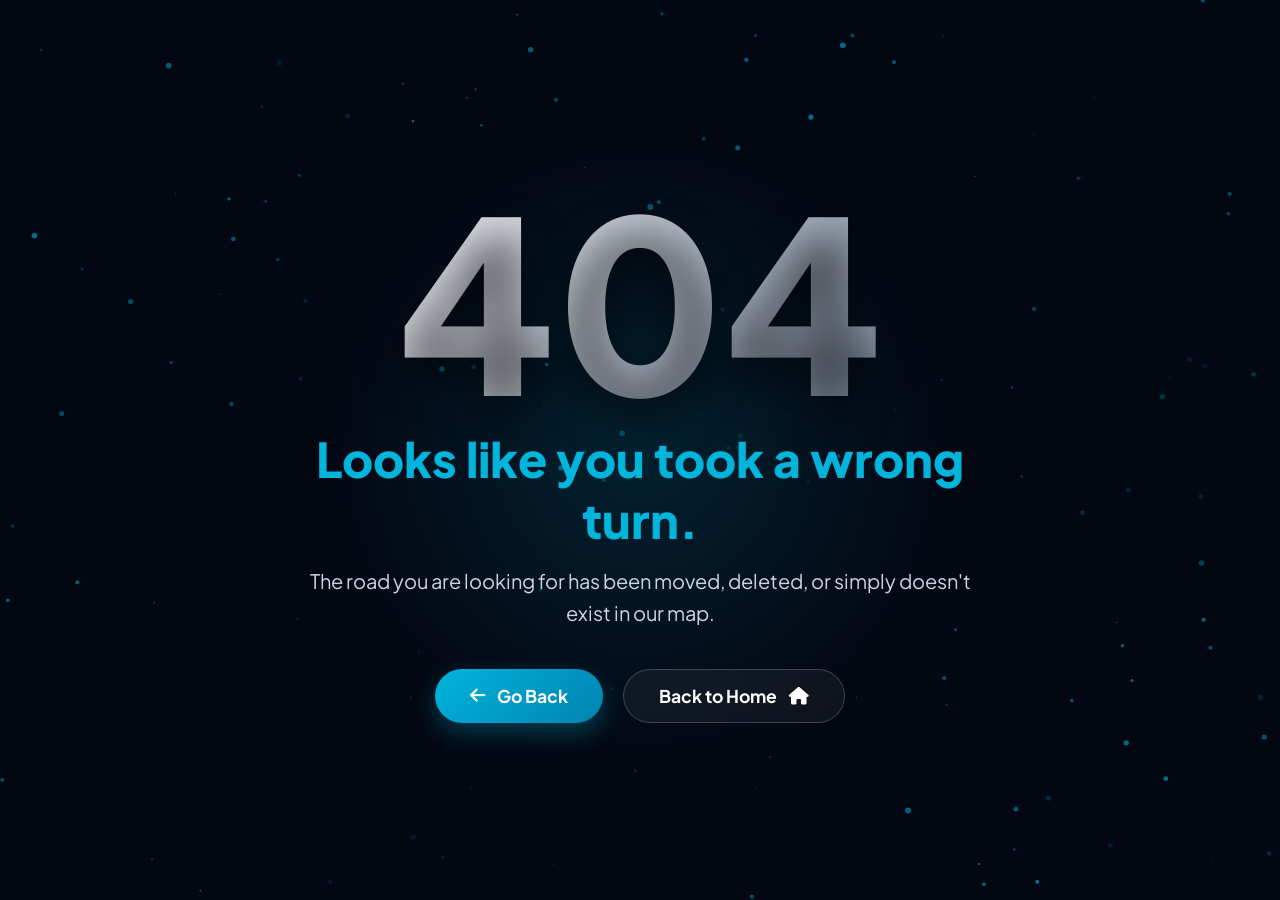
<file: 404page.html>
<!DOCTYPE html>
<html lang="en">

<head>
    <meta charset="UTF-8">
    <meta name="viewport" content="width=device-width, initial-scale=1.0">
    <title>404 - Page Not Found</title>


    <link href="https://fonts.googleapis.com/css2?family=Plus+Jakarta+Sans:wght@400;600;800;900&display=swap"
        rel="stylesheet">
    <link rel="stylesheet" href="https://cdnjs.cloudflare.com/ajax/libs/font-awesome/6.4.0/css/all.min.css">


    <script src="https://cdnjs.cloudflare.com/ajax/libs/gsap/3.12.2/gsap.min.js"></script>

    <style>
        :root {
            --sky-blue: #00b4db;
            --dark-blue: #0083b0;
            --white: #ffffff;
            --dark-bg: #030712;
        }

        * {
            margin: 0;
            padding: 0;
            box-sizing: border-box;
            font-family: 'Plus Jakarta Sans', sans-serif;
        }

        body {
            background-color: var(--dark-bg);
            color: var(--white);
            height: 100vh;
            display: flex;
            justify-content: center;
            align-items: center;
            overflow: hidden;
            position: relative;
        }


        #particles-canvas {
            position: absolute;
            top: 0;
            left: 0;
            width: 100%;
            height: 100%;
            z-index: 1;
            pointer-events: none;
        }


        .glow-bg {
            position: absolute;
            top: 50%;
            left: 50%;
            transform: translate(-50%, -50%);
            width: 50vw;
            height: 50vw;
            background: radial-gradient(circle, rgba(0, 180, 219, 0.15) 0%, rgba(3, 7, 18, 0) 70%);
            z-index: 2;
        }


        .error-container {
            position: relative;
            z-index: 10;
            text-align: center;
            padding: 0 5%;
            max-width: 800px;
        }


        .error-code {
            font-size: clamp(8rem, 20vw, 15rem);
            font-weight: 900;
            line-height: 1;
            margin-bottom: 10px;
            background: linear-gradient(135deg, var(--white) 0%, #64748b 100%);
            -webkit-background-clip: text;
            -webkit-text-fill-color: transparent;
            text-shadow: 0 20px 40px rgba(0, 0, 0, 0.5);
            animation: breatheZoom 4s infinite alternate ease-in-out;
        }

        @keyframes breatheZoom {
            0% {
                transform: scale(1);
                text-shadow: 0 20px 40px rgba(0, 0, 0, 0.5);
            }

            100% {
                transform: scale(1.05);
                text-shadow: 0 30px 60px rgba(0, 180, 219, 0.2);
            }
        }


        .error-title {
            font-size: clamp(1.8rem, 4vw, 3rem);
            font-weight: 800;
            margin-bottom: 15px;
            color: var(--sky-blue);
        }

        .error-desc {
            font-size: clamp(1rem, 2vw, 1.25rem);
            color: #cbd5e1;
            margin-bottom: 40px;
            line-height: 1.6;
        }


        .btn-group {
            display: flex;
            justify-content: center;
            gap: 20px;
            flex-wrap: wrap;
        }

        .btn {
            display: inline-flex;
            align-items: center;
            gap: 12px;
            padding: 15px 35px;
            font-size: 1.1rem;
            border-radius: 50px;
            font-weight: 700;
            cursor: pointer;
            text-decoration: none;
            transition: all 0.3s ease;
            border: none;
        }


        .btn-primary {
            background: linear-gradient(135deg, var(--sky-blue), var(--dark-blue));
            color: var(--white);
            box-shadow: 0 10px 25px rgba(0, 180, 219, 0.3);
        }

        .btn-primary:hover {
            transform: translateY(-3px);
            box-shadow: 0 15px 35px rgba(0, 180, 219, 0.5);
        }


        .btn-secondary {
            background: rgba(255, 255, 255, 0.05);
            color: var(--white);
            backdrop-filter: blur(10px);
            border: 1px solid rgba(255, 255, 255, 0.2);
        }

        .btn-secondary:hover {
            background: rgba(255, 255, 255, 0.15);
            border-color: var(--sky-blue);
            transform: translateY(-3px);
        }

        .btn i {
            transition: transform 0.3s ease;
        }

        .btn-primary:hover i {
            transform: translateX(-5px);
        }

        .btn-secondary:hover i {
            transform: translateX(5px);
        }


        @media (max-width: 576px) {
            .btn-group {
                flex-direction: column;
                width: 100%;
                gap: 15px;
            }

            .btn {
                width: 100%;
                justify-content: center;
            }
        }
    </style>
</head>

<body>


    <div class="glow-bg"></div>


    <canvas id="particles-canvas"></canvas>


    <div class="error-container">
        <h1 class="error-code">404</h1>
        <h2 class="error-title">Looks like you took a wrong turn.</h2>
        <p class="error-desc">The road you are looking for has been moved, deleted, or simply doesn't exist in our map.
        </p>

        <div class="btn-group">

            <button onclick="window.history.back()" class="btn btn-primary">
                <i class="fa-solid fa-arrow-left"></i> Go Back
            </button>


            <a href="index.html" class="btn btn-secondary">
                Back to Home <i class="fa-solid fa-house"></i>
            </a>
        </div>
    </div>


    <script>
        document.addEventListener("DOMContentLoaded", () => {


            gsap.from(".error-code", { opacity: 0, scale: 0.5, duration: 1.2, ease: "back.out(1.7)" });
            gsap.from(".error-title", { opacity: 0, y: 30, duration: 0.8, delay: 0.5, ease: "power3.out" });
            gsap.from(".error-desc", { opacity: 0, y: 30, duration: 0.8, delay: 0.7, ease: "power3.out" });
            gsap.from(".btn-group", { opacity: 0, y: 30, duration: 0.8, delay: 0.9, ease: "power3.out" });


            const canvas = document.getElementById("particles-canvas");
            const ctx = canvas.getContext("2d");

            let particlesArray = [];
            let width, height;


            function setCanvasSize() {
                width = canvas.width = window.innerWidth;
                height = canvas.height = window.innerHeight;
            }
            setCanvasSize();
            window.addEventListener('resize', setCanvasSize);


            class Particle {
                constructor() {
                    this.x = Math.random() * width;
                    this.y = Math.random() * height;
                    this.size = Math.random() * 2.5 + 0.5; 
                    this.speedX = (Math.random() * 1) - 0.5; 
                    this.speedY = (Math.random() * -1) - 0.5;
                    this.opacity = Math.random() * 0.5 + 0.1;
                }
                update() {
                    this.x += this.speedX;
                    this.y += this.speedY;


                    if (this.y < 0) {
                        this.y = height;
                        this.x = Math.random() * width;
                    }
                    if (this.x > width || this.x < 0) {
                        this.speedX = -this.speedX;
                    }
                }
                draw() {
                    ctx.fillStyle = `rgba(0, 180, 219, ${this.opacity})`;
                    ctx.beginPath();
                    ctx.arc(this.x, this.y, this.size, 0, Math.PI * 2);
                    ctx.fill();
                }
            }


            function initParticles() {
                particlesArray = [];
                let numberOfParticles = (width * height) / 9000; 
                for (let i = 0; i < numberOfParticles; i++) {
                    particlesArray.push(new Particle());
                }
            }


            function animateParticles() {
                ctx.clearRect(0, 0, width, height);
                for (let i = 0; i < particlesArray.length; i++) {
                    particlesArray[i].update();
                    particlesArray[i].draw();
                }
                requestAnimationFrame(animateParticles);
            }

            initParticles();
            animateParticles();
        });
    </script>
</body>

</html>
</file>
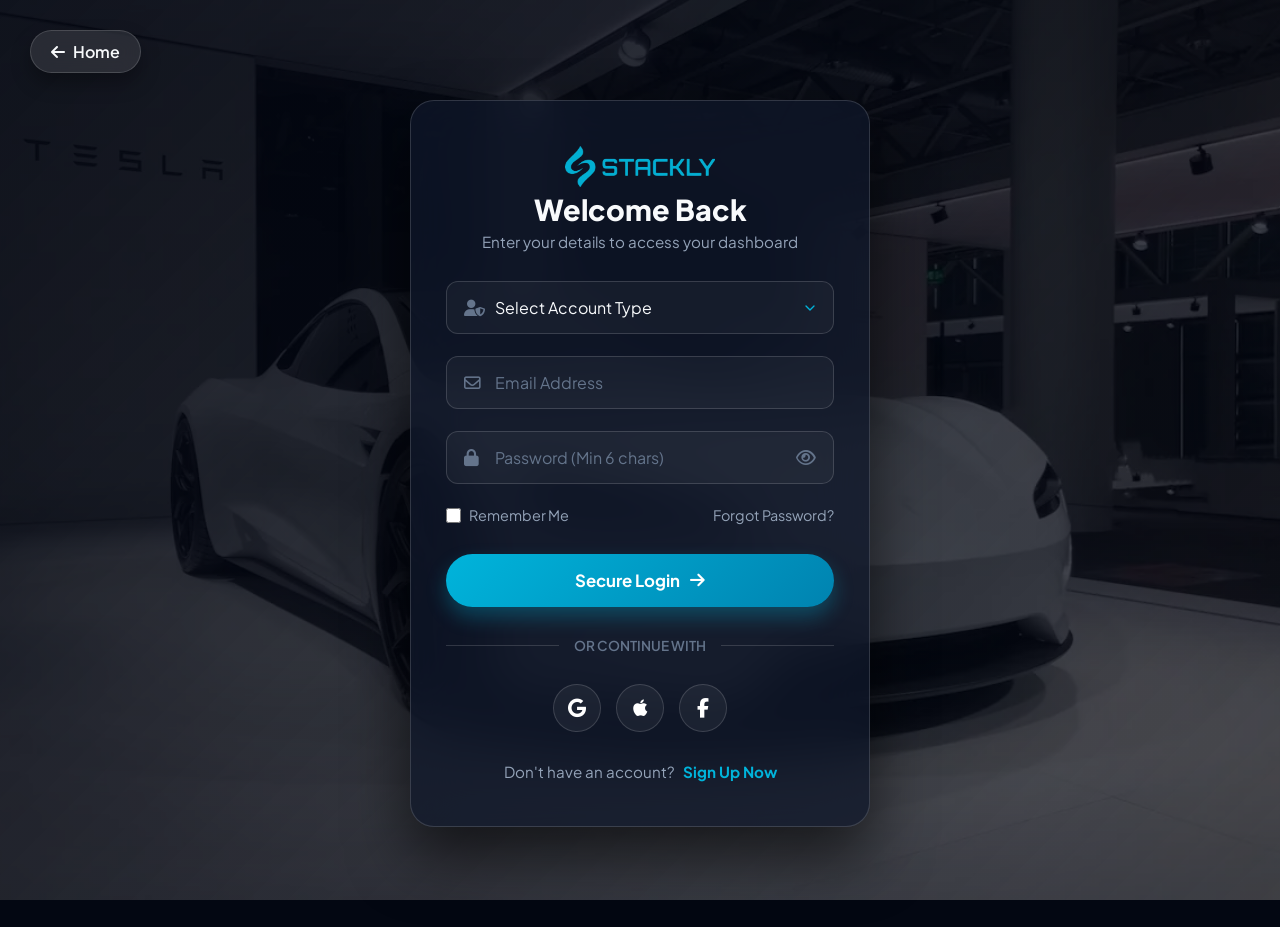
<file: admin_dashboard.html>
<!DOCTYPE html>
<html lang="en">

<head>
    <meta charset="UTF-8">
    <meta name="viewport" content="width=device-width, initial-scale=1.0">
    <title>Admin Dashboard | Premium AutoCare</title>


    <link href="https://fonts.googleapis.com/css2?family=Plus+Jakarta+Sans:wght@400;500;600;700;800&display=swap"
        rel="stylesheet">
    <link rel="stylesheet" href="https://cdnjs.cloudflare.com/ajax/libs/font-awesome/6.4.0/css/all.min.css">


    <link href="https://unpkg.com/aos@2.3.1/dist/aos.css" rel="stylesheet">


    <link rel="stylesheet" href="admin_dashboard.css">

    <script>
        if (!sessionStorage.getItem('userEmail')) {
            window.location.replace("login.html");
        }
    </script>
</head>

<body>

    <div class="sidebar-overlay" id="sidebarOverlay" onclick="toggleSidebar()"></div>


    <nav class="sidebar" id="sidebar">
        <div class="logo-container">
            <h2 class="logo-text"><a href="index.html"><img src="./asset/skybluelogo.webp" alt="logo"></a></h2>
            <div class="dashboard-badge">Service Management</div>
        </div>

        <div class="nav-sections">
            <a class="nav-item active" onclick="switchTab('tab-overview', this, 'Workshop Overview')"><i
                    class="fas fa-chart-line"></i> Overview</a>
            <a class="nav-item" onclick="switchTab('tab-jobs', this, 'Active Service Jobs')"><i
                    class="fas fa-tools"></i> Active Jobs</a>
            <a class="nav-item" onclick="switchTab('tab-inventory', this, 'Parts Inventory')"><i
                    class="fas fa-boxes"></i> Inventory</a>
            <a class="nav-item" onclick="switchTab('tab-appointments', this, 'Customer Appointments')"><i
                    class="fas fa-calendar-alt"></i> Appointments</a>
            <a class="nav-item" onclick="switchTab('tab-technicians', this, 'Technician Roster')"><i
                    class="fas fa-users-cog"></i> Technicians</a>
            <a class="nav-item" onclick="switchTab('tab-settings', this, 'Workshop Settings')"><i
                    class="fas fa-cog"></i> Settings</a>
        </div>

        <div class="profile-card">
            <div class="profile-avatar"><i class="fas fa-user-tie"></i></div>
            <div class="profile-info">
                <h4 id="userNameDisplay">Admin Manager</h4>
                <p id="userEmailDisplay">admin@autocare.com</p>
            </div>
        </div>
    </nav>


    <main class="main-content">
        <header class="topbar">
            <div class="topbar-left">
                <div class="menu-toggle" onclick="toggleSidebar()"><i class="fas fa-bars"></i></div>
                <h2 id="dynamic-page-title" class="page-title">Workshop Overview</h2>
            </div>

            <div class="topbar-right">



                <button onclick="window.location.href='index.html'" class="header-btn btn-outline">
                    <i class="fas fa-house"></i> <span class="hide-mobile">Home</span>
                </button>


                <button onclick="logout()" class="header-btn logout-btn">
                    <i class="fas fa-sign-out-alt"></i> <span class="hide-mobile">Logout</span>
                </button>
            </div>
        </header>

        <div class="dashboard-body">

            <!-- ==============================================
                 TAB 1: OVERVIEW 
            =============================================== -->
            <div id="tab-overview" class="content-tab active-tab">
                <div class="grid-4 mb-30">
                    <div class="stat-card" data-aos="fade-up" data-aos-delay="100">
                        <div class="stat-icon bg-indigo"><i class="fas fa-wallet text-white"></i></div>
                        <div class="stat-details">
                            <p class="text-gray">Today's Revenue</p>
                            <h2>₹45K</h2>
                        </div>
                    </div>
                    <div class="stat-card" data-aos="fade-up" data-aos-delay="150">
                        <div class="stat-icon bg-emerald"><i class="fas fa-car-side text-white"></i></div>
                        <div class="stat-details">
                            <p class="text-gray">Cars Serviced</p>
                            <h2>12</h2>
                        </div>
                    </div>
                    <div class="stat-card" data-aos="fade-up" data-aos-delay="200">
                        <div class="stat-icon bg-orange"><i class="fas fa-clock text-white"></i></div>
                        <div class="stat-details">
                            <p class="text-gray">Pending Jobs</p>
                            <h2>08</h2>
                        </div>
                    </div>
                    <div class="stat-card" data-aos="fade-up" data-aos-delay="250">
                        <div class="stat-icon bg-red"><i class="fas fa-exclamation-triangle text-white"></i></div>
                        <div class="stat-details">
                            <p class="text-gray">Low Stock Parts</p>
                            <h2>05</h2>
                        </div>
                    </div>
                </div>

                <div class="grid-2 mb-30">
                    <div class="premium-card" data-aos="fade-up">
                        <h3 class="section-title">Weekly Revenue Analysis</h3>
                        <div class="chart-wrapper"><canvas id="revenueChart"></canvas></div>
                    </div>
                    <div class="premium-card" data-aos="fade-up">
                        <h3 class="section-title">Recent High-Value Payments</h3>
                        <div class="table-wrapper">
                            <table class="premium-table">
                                <tr>
                                    <th>Customer</th>
                                    <th>Service</th>
                                    <th>Amount</th>
                                </tr>
                                <tr>
                                    <td>Ramesh K.</td>
                                    <td>Engine Overhaul</td>
                                    <td class="text-emerald">₹85,000</td>
                                </tr>
                                <tr>
                                    <td>Suresh M.</td>
                                    <td>Ceramic Coating</td>
                                    <td class="text-emerald">₹42,000</td>
                                </tr>
                                <tr>
                                    <td>Priya D.</td>
                                    <td>Major Service</td>
                                    <td class="text-emerald">₹31,500</td>
                                </tr>
                            </table>
                        </div>
                    </div>
                </div>

                <div class="grid-2 mb-30">
                    <div class="premium-card" data-aos="fade-up">
                        <h3 class="section-title">Recent Customer Feedbacks</h3>
                        <div class="list-item">
                            <div><strong>Ramesh K. (BMW X5)</strong><br><span class="text-emerald text-sm"><i
                                        class="fas fa-star"></i> 5.0 - Excellent Service</span></div>
                            <button class="btn btn-outline btn-small" onclick="window.location.href='404page.html'"><i
                                    class="fas fa-reply"></i> Reply</button>
                        </div>
                        <div class="list-item">
                            <div><strong>Suresh M. (Audi A6)</strong><br><span class="text-orange text-sm"><i
                                        class="fas fa-star"></i> 3.5 - Delayed Delivery</span></div>
                            <button class="btn btn-outline btn-small" onclick="window.location.href='404page.html'"><i
                                    class="fas fa-reply"></i> Reply</button>
                        </div>
                    </div>
                    <div class="premium-card border-red" data-aos="fade-up">
                        <h3 class="section-title text-red">Manager Action Required</h3>
                        <div class="list-item">
                            <div><i class="fas fa-file-invoice text-red"></i> Purchase Order #PO-209 is pending.</div>
                            <button class="btn btn-danger btn-small" onclick="window.location.href='404page.html'"><i
                                    class="fas fa-eye"></i> Review PO</button>
                        </div>
                        <div class="list-item">
                            <div><i class="fas fa-user-clock text-red"></i> Technician leave request.</div>
                            <button class="btn btn-danger btn-small" onclick="window.location.href='404page.html'"><i
                                    class="fas fa-check"></i> Action</button>
                        </div>
                    </div>
                </div>
            </div>

            <!-- ==============================================
                 TAB 2: ACTIVE JOBS
            =============================================== -->
            <div id="tab-jobs" class="content-tab">
                <div class="flex-row mb-30" data-aos="fade-up">
                    <h3 class="section-title mb-0">Currently in Workshop</h3>
                    <button class="btn btn-primary" onclick="window.location.href='404page.html'"><i
                            class="fas fa-folder-plus"></i> Open Job Card</button>
                </div>

                <div class="grid-3 mb-30">
                    <div class="premium-card job-card" data-aos="fade-up">
                        <div class="flex-row mb-15"><span class="badge warning">In Progress</span>
                            <strong>#JC-101</strong>
                        </div>
                        <div class="job-img-wrapper"><img src="./asset/c4.webp" alt="Car" class="job-img"></div>
                        <h4 class="mt-10">BMW X5 M-Sport</h4>
                        <p class="text-gray text-sm mb-10">Engine Diagnostics | Tech: Raj</p>
                        <div class="progress-container">
                            <div class="progress-bar bg-orange" style="width: 60%;"></div>
                        </div>
                        <button class="btn btn-outline w-100 mt-20 btn-small"
                            onclick="window.location.href='404page.html'"><i class="fas fa-edit"></i> Update
                            Status</button>
                    </div>
                    <div class="premium-card job-card" data-aos="fade-up" data-aos-delay="100">
                        <div class="flex-row mb-15"><span class="badge success">Ready</span> <strong>#JC-099</strong>
                        </div>
                        <div class="job-img-wrapper"><img src="./asset/c5.webp" alt="Car" class="job-img"></div>
                        <h4 class="mt-10">Porsche 911</h4>
                        <p class="text-gray text-sm mb-10">Ceramic Coating | Tech: Siva</p>
                        <div class="progress-container">
                            <div class="progress-bar bg-emerald" style="width: 100%;"></div>
                        </div>
                        <button class="btn btn-success w-100 mt-20 btn-small"
                            onclick="window.location.href='404page.html'"><i class="fas fa-bell"></i> Notify
                            Customer</button>
                    </div>
                    <div class="premium-card job-card" data-aos="fade-up" data-aos-delay="200">
                        <div class="flex-row mb-15"><span class="badge danger">Waiting Parts</span>
                            <strong>#JC-105</strong>
                        </div>
                        <div class="job-img-wrapper"><img src="./asset/c13.webp" alt="Car" class="job-img"></div>
                        <h4 class="mt-10">Audi Q7</h4>
                        <p class="text-gray text-sm mb-10">Brake Pad Change | Tech: Kumar</p>
                        <div class="progress-container">
                            <div class="progress-bar bg-red" style="width: 30%;"></div>
                        </div>
                        <button class="btn btn-danger w-100 mt-20 btn-small"
                            onclick="window.location.href='404page.html'"><i class="fas fa-box"></i> Check
                            Inventory</button>
                    </div>
                </div>

                <div class="grid-3 mb-30">
                    <div class="premium-card border-red" data-aos="fade-up">
                        <h3 class="section-title text-red">Delayed Jobs Alert</h3>
                        <div class="list-item"><span>Ford Endeavour (JC-092)</span><span class="badge danger">+2
                                Days</span></div>
                        <button class="btn btn-outline w-100 mt-15" onclick="window.location.href='404page.html'"><i
                                class="fas fa-exclamation-triangle"></i>
                            Escalate</button>
                    </div>
                    <div class="premium-card" data-aos="fade-up">
                        <h3 class="section-title">Completed Today</h3>
                        <div class="readonly-box"><i class="fas fa-check-circle text-emerald"></i> Hyundai Creta -
                            Delivered</div>
                        <div class="readonly-box"><i class="fas fa-check-circle text-emerald"></i> Kia Seltos -
                            Delivered</div>
                    </div>
                    <div class="premium-card" data-aos="fade-up">
                        <h3 class="section-title">Quality Check Queue</h3>
                        <div class="list-item">
                            <span>Toyota Fortuner</span>
                            <button class="btn btn-outline btn-small" onclick="window.location.href='404page.html'"><i
                                    class="fas fa-search"></i> Inspect</button>
                        </div>
                        <div class="list-item">
                            <span>Honda City</span>
                            <button class="btn btn-outline btn-small" onclick="window.location.href='404page.html'"><i
                                    class="fas fa-search"></i> Inspect</button>
                        </div>
                    </div>
                </div>
            </div>

            <!-- ==============================================
                 TAB 3: INVENTORY 
            =============================================== -->
            <div id="tab-inventory" class="content-tab">
                <div class="premium-card mb-30" data-aos="fade-up">
                    <div class="flex-row mb-20">
                        <h3 class="section-title mb-0">Spare Parts Stock</h3>
                        <button class="btn btn-primary btn-small" onclick="window.location.href='404page.html'"><i
                                class="fas fa-download"></i> Export CSV</button>
                    </div>
                    <div class="table-wrapper">
                        <table class="premium-table">
                            <tr>
                                <th>Part Name</th>
                                <th>Category</th>
                                <th>In Stock</th>
                                <th>Unit Price</th>
                                <th>Action</th>
                            </tr>
                            <tr>
                                <td>Synthetic Engine Oil</td>
                                <td>Fluids</td>
                                <td><span class="badge success">45 Ltrs</span></td>
                                <td>₹850</td>
                                <td><button class="btn btn-outline btn-small"
                                        onclick="window.location.href='404page.html'"><i class="fas fa-edit"></i>
                                        Edit</button>
                                </td>
                            </tr>
                            <tr>
                                <td>Ceramic Brake Pads</td>
                                <td>Brakes</td>
                                <td><span class="badge warning">04 Sets</span></td>
                                <td>₹12,500</td>
                                <td><button class="btn btn-outline btn-small"
                                        onclick="window.location.href='404page.html'"><i class="fas fa-edit"></i>
                                        Edit</button>
                                </td>
                            </tr>
                            <tr>
                                <td>Cabin Filter</td>
                                <td>Filters</td>
                                <td><span class="badge danger">00 Pcs</span></td>
                                <td>₹2,200</td>
                                <td><button class="btn btn-danger btn-small"
                                        onclick="window.location.href='404page.html'"><i class="fas fa-sync"></i>
                                        Reorder</button></td>
                            </tr>
                        </table>
                    </div>
                </div>

                <div class="grid-2 mb-30">
                    <div class="premium-card bg-red text-white" data-aos="fade-up">
                        <h3 class="section-title text-white">Critical Low Stock Alerts</h3>
                        <ul style="margin-left: 20px; line-height: 1.8; color: white;">
                            <li>Tesla Model 3 Cabin Filter (0 pcs)</li>
                            <li>Wiper Blades Universal (2 pcs)</li>
                        </ul>
                        <button class="btn btn-outline-white mt-20 w-100"
                            onclick="window.location.href='404page.html'"><i class="fas fa-file-invoice"></i> Raise
                            PO</button>
                    </div>
                    <div class="premium-card" data-aos="fade-up">
                        <h3 class="section-title">Most Consumed Parts (This Month)</h3>
                        <div class="readonly-box"><i class="fas fa-oil-can text-indigo"></i> Synthetic Engine Oil - 120
                            Ltrs</div>
                        <div class="readonly-box"><i class="fas fa-filter text-indigo"></i> AC Cabin Filters - 45 Pcs
                        </div>
                    </div>
                </div>

                <div class="grid-2 mb-30">
                    <div class="premium-card" data-aos="fade-up">
                        <h3 class="section-title">Pending Supplier Deliveries</h3>
                        <div class="list-item"><span>BOSCH India (Filters)</span><span class="badge warning">Expected
                                Today</span></div>
                        <div class="list-item"><span>Castrol (Oils)</span><span class="badge warning">Expected
                                Tomorrow</span></div>
                    </div>
                    <div class="premium-card" data-aos="fade-up">
                        <h3 class="section-title">Parts Expense Summary</h3>
                        <div class="readonly-box" style="justify-content: space-between;">Total Spent (Oct):
                            <strong>₹1,45,000</strong>
                        </div>
                        <button class="btn btn-primary w-100 mt-10" onclick="window.location.href='404page.html'"><i
                                class="fas fa-chart-bar"></i> View Detailed
                            Report</button>
                    </div>
                </div>
            </div>

            <!-- ==============================================
                 TAB 4: APPOINTMENTS 
            =============================================== -->
            <div id="tab-appointments" class="content-tab">
                <div class="grid-2 mb-30">
                    <div class="premium-card" data-aos="fade-up">
                        <h3 class="section-title">Today's Bookings</h3>
                        <div class="list-item">
                            <div><strong>10:00 AM</strong> - Jaguar XF (Service)</div>
                            <button class="btn btn-primary btn-small" onclick="window.location.href='404page.html'"><i
                                    class="fas fa-user-check"></i> Assign</button>
                        </div>
                        <div class="list-item">
                            <div><strong>02:30 PM</strong> - Range Rover (Detailing)</div>
                            <button class="btn btn-primary btn-small" onclick="window.location.href='404page.html'"><i
                                    class="fas fa-user-check"></i> Assign</button>
                        </div>
                    </div>
                    <div class="premium-card" data-aos="fade-up">
                        <h3 class="section-title">Pending Approvals</h3>
                        <div class="list-item">
                            <div><strong>Tomorrow, 11 AM</strong><br><span class="text-sm text-gray">Mini Cooper - AC
                                    Repair</span></div>
                            <div style="display: flex; gap:10px; flex-wrap:wrap;">
                                <button class="btn btn-success btn-small"
                                    onclick="window.location.href='404page.html'"><i class="fas fa-check"></i>
                                    Accept</button>
                                <button class="btn btn-danger btn-small"
                                    onclick="window.location.href='404page.html'"><i class="fas fa-times"></i>
                                    Reject</button>
                            </div>
                        </div>
                    </div>
                </div>

                <div class="grid-3 mb-30">
                    <div class="premium-card" data-aos="fade-up">
                        <h3 class="section-title">Tomorrow's Load</h3>
                        <div class="readonly-box"><i class="fas fa-calendar-day text-indigo"></i> 05 Confirmed Bookings
                        </div>
                        <button class="btn btn-outline w-100" onclick="window.location.href='404page.html'"><i
                                class="fas fa-list"></i> View Roster</button>
                    </div>
                    <div class="premium-card" data-aos="fade-up">
                        <h3 class="section-title">VIP Arrivals</h3>
                        <div class="readonly-box"><i class="fas fa-star text-orange"></i> Mr. Rajesh (S-Class) @ 4 PM
                        </div>
                    </div>
                    <div class="premium-card border-red" data-aos="fade-up">
                        <h3 class="section-title text-red">Cancelled Today</h3>
                        <div class="list-item"><span>Hyundai Verna</span><button class="btn btn-outline btn-small"
                                onclick="window.location.href='404page.html'"><i class="fas fa-phone"></i> Call</button>
                        </div>
                    </div>
                </div>
            </div>

            <!-- ==============================================
                 TAB 5: TECHNICIANS 
            =============================================== -->
            <div id="tab-technicians" class="content-tab">
                <h3 class="section-title" data-aos="fade-up">Workshop Team</h3>
                <div class="grid-3 mb-30">
                    <div class="premium-card text-center" data-aos="fade-up">
                        <img src="./asset/a27.webp" alt="Tech" class="tech-img">
                        <h4>Rajesh Kumar</h4>
                        <p class="text-sm text-gray mb-10">Engine Specialist</p>
                        <span class="badge warning mb-15">Busy (BMW X5)</span>
                        <button class="btn btn-outline w-100 btn-small" onclick="window.location.href='404page.html'"><i
                                class="fas fa-user-circle"></i> View
                            Profile</button>
                    </div>
                    <div class="premium-card text-center" data-aos="fade-up" data-aos-delay="100">
                        <img src="./asset/a28.webp" alt="Tech" class="tech-img">
                        <h4>Siva Raman</h4>
                        <p class="text-sm text-gray mb-10">Detailing Expert</p>
                        <span class="badge success mb-15">Available</span>
                        <button class="btn btn-primary w-100 btn-small" onclick="window.location.href='404page.html'"><i
                                class="fas fa-wrench"></i> Assign
                            Job</button>
                    </div>
                    <div class="premium-card text-center" data-aos="fade-up" data-aos-delay="200">
                        <img src="./asset/a23.webp" alt="Tech" class="tech-img">
                        <h4>Arun Prasad</h4>
                        <p class="text-sm text-gray mb-10">EV Technician</p>
                        <span class="badge success mb-15">Available</span>
                        <button class="btn btn-primary w-100 btn-small" onclick="window.location.href='404page.html'"><i
                                class="fas fa-wrench"></i> Assign
                            Job</button>
                    </div>
                </div>

                <div class="premium-card mb-30" data-aos="fade-up">
                    <h3 class="section-title">Technician Performance (Monthly)</h3>
                    <div class="table-wrapper">
                        <table class="premium-table">
                            <tr>
                                <th>Name</th>
                                <th>Jobs Completed</th>
                                <th>Avg. Rating</th>
                                <th>Efficiency</th>
                            </tr>
                            <tr>
                                <td>Rajesh Kumar</td>
                                <td>45</td>
                                <td><i class="fas fa-star text-orange"></i> 4.8</td>
                                <td>92%</td>
                            </tr>
                            <tr>
                                <td>Siva Raman</td>
                                <td>62</td>
                                <td><i class="fas fa-star text-orange"></i> 4.9</td>
                                <td>95%</td>
                            </tr>
                        </table>
                    </div>
                </div>

                <div class="grid-3 mb-30">
                    <div class="premium-card" data-aos="fade-up">
                        <h3 class="section-title">On Leave Today</h3>
                        <div class="readonly-box"><i class="fas fa-user-slash text-red"></i> Karthik (Electrician)</div>
                    </div>
                    <div class="premium-card" data-aos="fade-up">
                        <h3 class="section-title">Shift Roster</h3>
                        <div class="readonly-box"><i class="fas fa-sun text-orange"></i> Morning: 08 Techs</div>
                        <div class="readonly-box"><i class="fas fa-moon text-indigo"></i> Night: 02 Techs</div>
                    </div>
                    <div class="premium-card" data-aos="fade-up">
                        <h3 class="section-title">Certifications</h3>
                        <div class="list-item"><span>EV Handling Training</span><button
                                class="btn btn-outline btn-small" onclick="window.location.href='404page.html'"><i
                                    class="fas fa-download"></i> View</button></div>
                    </div>
                </div>
            </div>

            <!-- ==============================================
                 TAB 6: SETTINGS 
            =============================================== -->
            <div id="tab-settings" class="content-tab">
                <div class="grid-2 mb-30">
                    <div class="premium-card" data-aos="fade-up">
                        <h3 class="section-title">Workshop Details</h3>
                        <div class="readonly-box"><i class="fas fa-building text-indigo"></i> Premium AutoCare (Main)
                        </div>
                        <div class="readonly-box"><i class="fas fa-map-marker-alt text-indigo"></i> Chennai - 600040
                        </div>
                        <button class="btn btn-primary mt-10" onclick="window.location.href='404page.html'"><i
                                class="fas fa-envelope"></i> Request Change</button>
                    </div>
                    <div class="premium-card" data-aos="fade-up">
                        <h3 class="section-title">Admin Profile</h3>
                        <div class="readonly-box"><i class="fas fa-user text-indigo"></i> <span
                                id="set-name">Admin</span></div>
                        <div class="readonly-box"><i class="fas fa-envelope text-indigo"></i> <span
                                id="set-email">admin@autocare.com</span></div>
                        <button class="btn btn-outline mt-10 w-100" onclick="window.location.href='404page.html'"><i
                                class="fas fa-lock"></i> Change Password</button>
                    </div>
                </div>

                <div class="grid-3 mb-30">
                    <div class="premium-card border-red" data-aos="fade-up">
                        <h3 class="section-title text-red">System Controls</h3>
                        <div class="list-item">
                            <span>Maintenance Mode</span>
                            <label class="switch"><input type="checkbox"><span class="slider round"></span></label>
                        </div>
                    </div>
                    <div class="premium-card" data-aos="fade-up">
                        <h3 class="section-title">Payment Gateway</h3>
                        <div class="list-item"><span>Razorpay Status</span><span class="badge success">Active</span>
                        </div>
                    </div>
                    <div class="premium-card" data-aos="fade-up">
                        <h3 class="section-title">Database Backup</h3>
                        <p class="text-gray mb-15">Last backup: Today at 2:00 AM</p>
                        <button class="btn btn-primary w-100" onclick="window.location.href='404page.html'"><i
                                class="fas fa-database"></i> Trigger Backup</button>
                    </div>
                </div>
            </div>

        </div>
    </main>


    <script src="https://unpkg.com/aos@2.3.1/dist/aos.js"></script>
    <script src="https://cdn.jsdelivr.net/npm/chart.js"></script>


    <script>
        document.addEventListener("DOMContentLoaded", () => {

            let storedEmail = sessionStorage.getItem('userEmail');

            if (!storedEmail) {
                window.location.replace("login.html");
                return;
            }

            let extractedName = storedEmail.split('@')[0];
            extractedName = extractedName.charAt(0).toUpperCase() + extractedName.slice(1);

            const nameDisplay = document.getElementById("userNameDisplay");
            const emailDisplay = document.getElementById("userEmailDisplay");
            const setName = document.getElementById("set-name");
            const setEmail = document.getElementById("set-email");

            if (nameDisplay) nameDisplay.textContent = extractedName + " (Admin)";
            if (emailDisplay) emailDisplay.textContent = storedEmail;
            if (setName) setName.textContent = extractedName;
            if (setEmail) setEmail.textContent = storedEmail;

            if (typeof AOS !== 'undefined') {
                AOS.init({ duration: 800, once: true, offset: 50, easing: 'ease-out-cubic' });
            }

            initAdminChart();
        });

        function toggleSidebar() {
            const sidebar = document.getElementById('sidebar');
            const overlay = document.getElementById('sidebarOverlay');
            if (!sidebar || !overlay) return;

            sidebar.classList.toggle('mobile-open');
            if (sidebar.classList.contains('mobile-open')) {
                overlay.classList.add('show');
                document.body.style.overflow = 'hidden';
            } else {
                overlay.classList.remove('show');
                document.body.style.overflow = 'auto';
            }
        }

        function switchTab(tabId, element, pageTitle) {
            document.querySelectorAll('.content-tab').forEach(tab => tab.classList.remove('active-tab'));
            document.querySelectorAll('.nav-item').forEach(nav => nav.classList.remove('active'));

            document.getElementById(tabId).classList.add('active-tab');
            element.classList.add('active');

            const pageTitleElem = document.getElementById('dynamic-page-title');
            if (pageTitleElem) pageTitleElem.innerText = pageTitle;

            if (typeof AOS !== 'undefined') { setTimeout(() => { AOS.refresh(); }, 100); }
            if (window.innerWidth <= 992) { toggleSidebar(); }
        }

        function logout() {
            sessionStorage.removeItem('userEmail');
            window.location.replace("login.html");
        }

        function initAdminChart() {
            const ctxLine = document.getElementById('revenueChart');
            if (ctxLine && typeof Chart !== 'undefined') {
                new Chart(ctxLine, {
                    type: 'line',
                    data: {
                        labels: ['Mon', 'Tue', 'Wed', 'Thu', 'Fri', 'Sat'],
                        datasets: [{
                            label: 'Revenue (₹)',
                            data: [25000, 32000, 28000, 45000, 38000, 52000],
                            borderColor: '#4f46e5',
                            backgroundColor: 'rgba(79, 70, 229, 0.1)',
                            borderWidth: 3,
                            fill: true,
                            tension: 0.4
                        }]
                    },
                    options: {
                        responsive: true, maintainAspectRatio: false,
                        plugins: { legend: { display: false } },
                        scales: {
                            y: { beginAtZero: true, grid: { color: '#e2e8f0' } },
                            x: { grid: { display: false } }
                        }
                    }
                });
            }
        }
    </script>
</body>

</html>
</file>
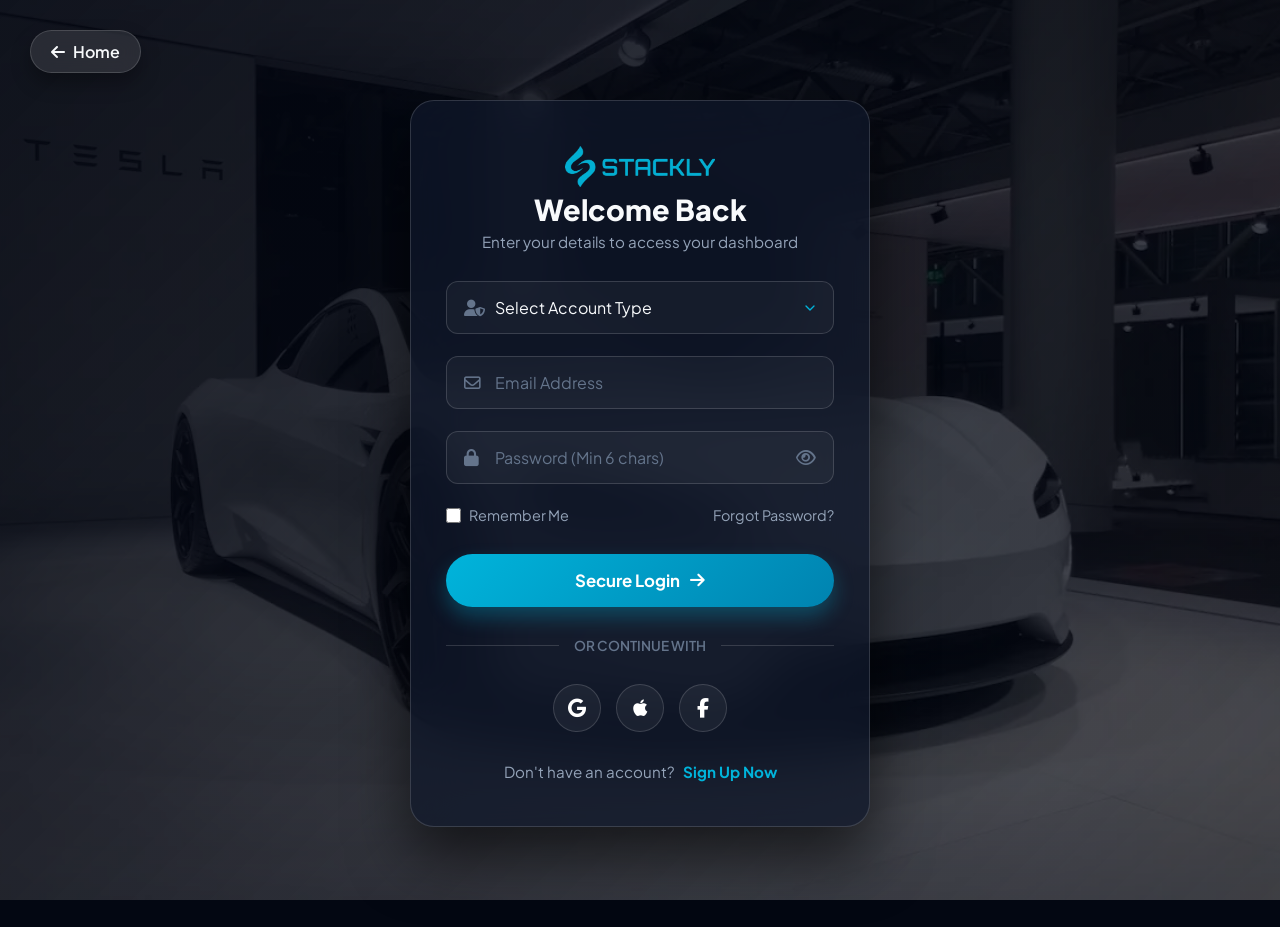
<file: customer_dashboard.html>
<!DOCTYPE html>
<html lang="en">

<head>
    <meta charset="UTF-8">
    <meta name="viewport" content="width=device-width, initial-scale=1.0">
    <title>Customer Dashboard | Premium AutoCare</title>


    <link href="https://fonts.googleapis.com/css2?family=Plus+Jakarta+Sans:wght@400;500;600;700;800&display=swap"
        rel="stylesheet">
    <link rel="stylesheet" href="https://cdnjs.cloudflare.com/ajax/libs/font-awesome/6.4.0/css/all.min.css">


    <link href="https://unpkg.com/aos@2.3.1/dist/aos.css" rel="stylesheet">


    <link rel="stylesheet" href="customer_dashboard.css">
    <script>
        if (!sessionStorage.getItem('userEmail')) {
            window.location.replace("login.html");
        }
    </script>
</head>

<body>

    <div class="sidebar-overlay" id="sidebarOverlay" onclick="toggleSidebar()"></div>


    <nav class="sidebar" id="sidebar">
        <div class="logo-container">
            <h2 class="logo-text"><a href="index.html"><img src="./asset/skybluelogo.webp" alt="logo"></a></h2>
            <div class="dashboard-badge">Premium Portal</div>
        </div>

        <div class="nav-sections">
            <a class="nav-item active" onclick="switchTab('tab-overview', this, 'Dashboard Overview')"><i
                    class="fas fa-chart-pie"></i> Overview</a>
            <a class="nav-item" onclick="switchTab('tab-vehicles', this, 'My Garage')"><i class="fas fa-warehouse"></i>
                My Garage</a>
            <a class="nav-item" onclick="switchTab('tab-service', this, 'Service History')"><i
                    class="fas fa-clipboard-list"></i> Service History</a>
            <a class="nav-item" onclick="switchTab('tab-book', this, 'Book Service')"><i
                    class="fas fa-calendar-check"></i> Book Service</a>
            <a class="nav-item" onclick="switchTab('tab-favorites', this, 'Wishlist')"><i class="fas fa-heart"></i>
                Wishlist</a>
            <a class="nav-item" onclick="switchTab('tab-settings', this, 'Account Settings')"><i
                    class="fas fa-user-cog"></i> Settings</a>
        </div>

        <div class="profile-card">
            <div class="profile-avatar"><i class="fas fa-user-tie"></i></div>
            <div class="profile-info">
                <h4 id="userNameDisplay">Guest User</h4>
                <p id="userEmailDisplay">guest@autocare.com</p>
            </div>
        </div>
    </nav>


    <main class="main-content">
        <header class="topbar">
            <div class="topbar-left">
                <div class="menu-toggle" onclick="toggleSidebar()"><i class="fas fa-bars"></i></div>
                <h2 id="dynamic-page-title" class="page-title">Dashboard Overview</h2>
            </div>
            <div class="topbar-right">
                <button onclick="window.location.href='index.html'" class="header-btn btn-outline"><i
                        class="fas fa-house"></i> <span>Home</span></button>
                <button onclick="logout()" class="header-btn logout-btn"><i class="fas fa-sign-out-alt"></i>
                    <span>Logout</span></button>
            </div>
        </header>

        <div class="dashboard-body">


            <div id="tab-overview" class="content-tab active-tab">
                <div class="grid-3 mb-30">
                    <div class="stat-card" data-aos="fade-up" data-aos-delay="100">
                        <i class="fas fa-car stat-icon"></i>
                        <div class="stat-details">
                            <h3>Vehicles Owned</h3>
                            <h2>02</h2>
                        </div>
                    </div>
                    <div class="stat-card" data-aos="fade-up" data-aos-delay="200">
                        <i class="fas fa-wrench stat-icon"></i>
                        <div class="stat-details">
                            <h3>Active Services</h3>
                            <h2>01</h2>
                        </div>
                    </div>
                    <div class="stat-card" data-aos="fade-up" data-aos-delay="300">
                        <i class="fas fa-star stat-icon"></i>
                        <div class="stat-details">
                            <h3>Reward Points</h3>
                            <h2>1,250</h2>
                        </div>
                    </div>
                </div>

                <div class="grid-2 mb-30">
                    <div class="premium-card" data-aos="fade-up">
                        <h3 class="section-title">Maintenance Cost Analytics</h3>
                        <div class="chart-container"><canvas id="expenseChart"></canvas></div>
                    </div>
                    <div class="premium-card" data-aos="fade-up">
                        <h3 class="section-title">Current Service Tracker</h3>
                        <img src="./asset/c1.webp" alt="Workshop" class="full-img">
                        <h4 class="mt-15">BMW X5 - General Service</h4>
                        <p class="text-sky mt-10"><i class="fas fa-spinner fa-spin"></i> Engine diagnostics ongoing...
                        </p>
                        <div class="progress-bar-container mt-15">
                            <div class="progress-bar" style="width: 60%;"></div>
                        </div>
                    </div>
                </div>

                <div class="grid-3 mb-30">
                    <div class="premium-card" data-aos="fade-up">
                        <h3 class="section-title">Upcoming Schedule</h3>
                        <div class="list-item"><span><i class="fas fa-calendar-alt text-sky"></i> 15 Nov</span>
                            <span>Battery Check</span>
                        </div>
                        <div class="list-item"><span><i class="fas fa-calendar-alt text-sky"></i> 02 Dec</span>
                            <span>Wheel Alignment</span>
                        </div>
                    </div>
                    <div class="premium-card bg-sky" data-aos="fade-up">
                        <h3 class="section-title text-white">System Alerts</h3>
                        <p class="text-white mt-10"><i class="fas fa-exclamation-circle"></i> Tesla Insurance expires in
                            12 days.</p>
                        <button onclick="window.location.href='404page.html'" class="btn-outline w-100 mt-15 text-white"
                            style="border-color: white;"><i class="fas fa-shield-alt"></i> Renew Now</button>
                    </div>
                    <div class="premium-card" data-aos="fade-up">
                        <h3 class="section-title">Quick Actions</h3>
                        <button onclick="window.location.href='404page.html'" class="btn-primary w-100 mb-10"><i
                                class="fas fa-plus"></i> Book Service</button>
                        <button onclick="window.location.href='404page.html'" class="btn-outline w-100"><i
                                class="fas fa-phone"></i> Contact Support</button>
                    </div>
                </div>
            </div>


            <div id="tab-vehicles" class="content-tab">
                <h3 class="section-title" data-aos="fade-up">Your Registered Vehicles</h3>
                <div class="grid-2 mb-30">
                    <div class="trend-card" data-aos="fade-up">
                        <img src="./asset/c11.webp" alt="BMW">
                        <div class="trend-info">
                            <h4>BMW X5 M-Sport</h4>
                            <p class="text-gray mb-10">Reg: TN-01-AB-1234</p><button class="btn-small w-100"><i
                                    class="fas fa-eye"></i> View Details</button>
                        </div>
                    </div>
                    <div class="trend-card" data-aos="fade-up" data-aos-delay="100">
                        <img src="./asset/c13.webp" alt="Tesla">
                        <div class="trend-info">
                            <h4>Tesla Model 3</h4>
                            <p class="text-gray mb-10">Reg: TN-22-XY-9876</p><button class="btn-small w-100"><i
                                    class="fas fa-eye"></i> View Details</button>
                        </div>
                    </div>
                </div>

                <div class="premium-card mb-30" data-aos="fade-up">
                    <h3 class="section-title">Technical Specifications</h3>
                    <div class="table-container">
                        <table class="premium-table">
                            <tr>
                                <th>Vehicle</th>
                                <th>Engine/Motor</th>
                                <th>Transmission</th>
                                <th>Fuel Type</th>
                            </tr>
                            <tr>
                                <td>BMW X5</td>
                                <td>3.0L TwinPower Turbo</td>
                                <td>8-Speed Automatic</td>
                                <td>Diesel</td>
                            </tr>
                            <tr>
                                <td>Tesla Model 3</td>
                                <td>Dual Motor AWD</td>
                                <td>Single Speed</td>
                                <td>Electric</td>
                            </tr>
                        </table>
                    </div>
                </div>

                <div class="grid-3 mb-30">
                    <div class="flip-card" data-aos="fade-up">
                        <div class="flip-card-inner">
                            <div class="flip-card-front"><i class="fas fa-file-contract text-sky fa-3x mt-20"></i>
                                <h4 class="mt-15">RC Document</h4>
                            </div>
                            <div class="flip-card-back">
                                <h4>Verified</h4>
                                <p>Valid till 2035</p>
                            </div>
                        </div>
                    </div>
                    <div class="premium-card" data-aos="fade-up">
                        <h3 class="section-title">Avg. Efficiency</h3>
                        <h2 class="text-sky mt-10">14.5 km/l</h2>
                        <p class="text-gray mt-5">BMW X5 (Last 30 days)</p>
                    </div>

                    <div class="premium-card" data-aos="fade-up">
                        <h3 class="section-title">Add Vehicle</h3>
                        <div class="readonly-box"><i class="fas fa-barcode"></i> TN-10-XX-9999</div>
                        <button onclick="window.location.href='404page.html'" class="btn-primary w-100"><i
                                class="fas fa-plus"></i> Submit Request</button>
                    </div>
                </div>

                <div class="premium-card bg-dark text-white text-center" data-aos="fade-up">
                    <h2 class="text-white">Thinking of upgrading?</h2>
                    <p class="mt-10 text-white">Get an instant valuation for your current cars.</p>
                    <button onclick="window.location.href='404page.html'" class="btn-outline mt-15 text-white"
                        style="border-color: white;"><i class="fas fa-search-dollar"></i> Check Value</button>
                </div>
            </div>


            <div id="tab-service" class="content-tab">
                <div class="premium-card mb-30" data-aos="fade-up">
                    <h3 class="section-title">Past Service Records</h3>
                    <div class="table-container">
                        <table class="premium-table">
                            <tr>
                                <th>Job ID</th>
                                <th>Vehicle</th>
                                <th>Date</th>
                                <th>Status</th>
                                <th>Amount</th>
                            </tr>
                            <tr>
                                <td>#SRV-1024</td>
                                <td>Tesla Model 3</td>
                                <td>Aug 15, 2026</td>
                                <td><span class="badge success">Completed</span></td>
                                <td>₹4,500</td>
                            </tr>
                            <tr>
                                <td>#SRV-0988</td>
                                <td>BMW X5</td>
                                <td>Jan 10, 2026</td>
                                <td><span class="badge success">Completed</span></td>
                                <td>₹12,000</td>
                            </tr>
                        </table>
                    </div>
                </div>

                <div class="grid-2 mb-30">
                    <div class="premium-card" data-aos="fade-up">
                        <h3 class="section-title">Download Invoices</h3>
                        <div class="list-item"><span><i class="fas fa-file-pdf text-red"></i> Invoice_SRV1024.pdf</span>
                            <button class="btn-small"><i class="fas fa-download"></i> DL</button>
                        </div>
                        <div class="list-item"><span><i class="fas fa-file-pdf text-red"></i> Invoice_SRV0988.pdf</span>
                            <button class="btn-small"><i class="fas fa-download"></i> DL</button>
                        </div>
                    </div>
                    <div class="premium-card" data-aos="fade-up">
                        <h3 class="section-title">Replaced Parts Log</h3>
                        <div class="list-item"><span><i class="fas fa-cogs text-sky"></i> Cabin Air Filter (BMW)</span>
                        </div>
                        <div class="list-item"><span><i class="fas fa-car-battery text-sky"></i> 12V Battery
                                (Tesla)</span></div>
                    </div>
                </div>

                <div class="grid-3 mb-30">
                    <div class="premium-card" data-aos="fade-up">
                        <h3 class="section-title">Technician Notes</h3>
                        <p class="text-gray italic">"Brake pads on the BMW X5 will need replacement in the next 5,000
                            kms."</p>
                    </div>
                    <div class="premium-card" data-aos="fade-up">
                        <h3 class="section-title">Warranty Status</h3>
                        <p class="text-gray">Tesla Battery: <strong class="text-sky">Active (Till 2030)</strong></p>
                        <p class="text-gray mt-10">BMW Powertrain: <strong class="text-red">Expired</strong></p>
                    </div>
                    <div class="premium-card" data-aos="fade-up">
                        <h3 class="section-title">Rate Last Service</h3>
                        <div class="text-sky mb-15"><i class="fas fa-star"></i><i class="fas fa-star"></i><i
                                class="fas fa-star"></i><i class="fas fa-star"></i><i class="far fa-star"></i></div>
                        <button onclick="window.location.href='404page.html'" class="btn-outline w-100"><i
                                class="fas fa-check"></i> Submit Review</button>
                    </div>
                </div>
            </div>


            <div id="tab-book" class="content-tab">
                <div class="grid-2 mb-30">

                    <div class="premium-card" data-aos="fade-up">
                        <h3 class="section-title">1. Selected Vehicle & Date</h3>
                        <div class="readonly-box"><i class="fas fa-car"></i> BMW X5 M-Sport</div>
                        <div class="readonly-box"><i class="fas fa-calendar-alt"></i> 25 Nov 2026</div>
                    </div>
                    <div class="premium-card" data-aos="fade-up">
                        <h3 class="section-title">2. Selected Service Type</h3>

                        <div class="list-item"><span><i class="fas fa-check-circle text-sky"></i> General
                                Maintenance</span></div>
                        <div class="list-item"><span><i class="fas fa-check-circle text-sky"></i> AC Servicing</span>
                        </div>
                    </div>
                </div>

                <h3 class="section-title" data-aos="fade-up">3. Premium Add-ons</h3>
                <div class="grid-3 mb-30">
                    <div class="premium-card text-center" data-aos="fade-up"><i
                            class="fas fa-spray-can text-sky fa-2x mb-10"></i>
                        <h4>Ceramic Coating</h4>
                        <p>₹14,999</p>
                    </div>
                    <div class="premium-card text-center" data-aos="fade-up"><i
                            class="fas fa-soap text-sky fa-2x mb-10"></i>
                        <h4>Deep Interior Spa</h4>
                        <p>₹2,499</p>
                    </div>
                    <div class="premium-card text-center" data-aos="fade-up"><i
                            class="fas fa-shield-alt text-sky fa-2x mb-10"></i>
                        <h4>Underbody Anti-Rust</h4>
                        <p>₹3,999</p>
                    </div>
                </div>

                <div class="grid-3 mb-30">
                    <div class="premium-card p-0" data-aos="fade-up">
                        <div
                            style="background:#e2e8f0; height:100%; min-height:200px; display:flex; align-items:center; justify-content:center; flex-direction:column; border-radius:20px;">
                            <i class="fas fa-map-marker-alt text-sky fa-3x"></i>
                            <p class="mt-10">Central Workshop</p>
                        </div>
                    </div>
                    <div class="premium-card" data-aos="fade-up">
                        <h3 class="section-title">Estimate Cost</h3>
                        <div class="flex-row mb-10"><span>Base Service</span><span>₹5,000</span></div>
                        <div class="flex-row mb-10"><span>Taxes (18%)</span><span>₹900</span></div>
                        <hr class="mb-10">
                        <div class="flex-row"><strong>Total</strong><strong class="text-sky">₹5,900</strong></div>
                    </div>
                    <div class="premium-card" data-aos="fade-up">
                        <h3 class="section-title">Confirm Booking</h3>
                        <p class="text-gray mb-15">Pay an advance of ₹999 to confirm slot.</p>
                        <button onclick="window.location.href='404page.html'" class="btn-primary w-100"><i
                                class="fas fa-credit-card"></i> Pay & Book</button>
                    </div>
                </div>
            </div>


            <div id="tab-favorites" class="content-tab">
                <h3 class="section-title" data-aos="fade-up">Your Dream Cars</h3>
                <div class="grid-2 mb-30">
                    <div class="trend-card" data-aos="fade-up">
                        <img src="./asset/c33.webp" alt="Porsche">
                        <div class="trend-info">
                            <h4>Porsche 911 GT3</h4>
                            <h3 class="text-sky mt-5 mb-10">₹2.5 Cr</h3><button class="btn-small w-100"><i
                                    class="fas fa-shopping-cart"></i> Buy Now</button>
                        </div>
                    </div>

                    <div class="premium-card" data-aos="fade-up">
                        <h3 class="section-title">Requested Test Drive</h3>
                        <div class="readonly-box"><i class="fas fa-car-side"></i> Porsche 911 GT3</div>
                        <div class="readonly-box"><i class="fas fa-calendar-check"></i> 10 Dec 2026</div>
                        <button onclick="window.location.href='404page.html'" class="btn-primary w-100"><i
                                class="fas fa-road"></i> Status: Confirmed</button>
                    </div>
                </div>


                <div class="premium-card mb-30" data-aos="fade-up">
                    <h3 class="section-title">Compare Saved Models</h3>


                    <div class="table-wrapper">
                        <table class="premium-table">
                            <tr>
                                <th>Spec</th>
                                <th>Porsche 911</th>
                                <th>Audi RS e-tron</th>
                            </tr>
                            <tr>
                                <td>0-100 km/h</td>
                                <td>3.4s</td>
                                <td>3.3s</td>
                            </tr>
                            <tr>
                                <td>Power Type</td>
                                <td>Petrol V6</td>
                                <td>Full Electric</td>
                            </tr>
                        </table>
                    </div>

                </div>

                <div class="grid-3 mb-30">
                    <div class="premium-card" data-aos="fade-up">
                        <h3 class="section-title">Price Drop Alerts</h3>
                        <p class="text-gray">Get notified when Porsche gets a discount.</p>
                        <button onclick="window.location.href='404page.html'" class="btn-outline mt-15 w-100"><i
                                class="fas fa-bell"></i> Alerts On</button>
                    </div>
                    <div class="premium-card bg-sky text-white" data-aos="fade-up">
                        <h3 class="section-title text-white">Pre-approved Loan</h3>
                        <h2>8.5% ROI</h2>
                        <p class="mt-10 text-white">From HDFC Bank for luxury vehicles.</p>
                    </div>
                    <div class="premium-card" data-aos="fade-up">
                        <h3 class="section-title">Recommended Gear</h3>
                        <div class="list-item"><span><i class="fas fa-key text-sky"></i> Porsche Keychain</span></div>
                        <div class="list-item"><span><i class="fas fa-tshirt text-sky"></i> Official Jacket</span></div>
                    </div>
                </div>
            </div>


            <div id="tab-settings" class="content-tab">
                <div class="grid-2 mb-30">

                    <div class="premium-card" data-aos="fade-up">
                        <h3 class="section-title">Personal Information</h3>
                        <div class="readonly-box"><i class="fas fa-user"></i> Guest User</div>
                        <div class="readonly-box"><i class="fas fa-envelope"></i> guest@autocare.com</div>
                        <button onclick="window.location.href='404page.html'" class="btn-primary"><i
                                class="fas fa-user-edit"></i> Request Change</button>
                    </div>
                    <div class="premium-card" data-aos="fade-up">
                        <h3 class="section-title">Address Book</h3>
                        <p class="text-gray mb-15"><strong>Home:</strong> 123, Anna Nagar, Chennai - 600040</p>
                        <button onclick="window.location.href='404page.html'" class="btn-outline w-100"><i
                                class="fas fa-map-pin"></i> Manage Address</button>
                    </div>
                </div>

                <div class="grid-3 mb-30">
                    <div class="premium-card" data-aos="fade-up">
                        <h3 class="section-title">Password & Security</h3>
                        <button onclick="window.location.href='404page.html'" class="btn-outline w-100 mb-10"><i
                                class="fas fa-lock"></i> Change Password</button>
                        <button onclick="window.location.href='404page.html'" class="btn-outline w-100"><i
                                class="fas fa-shield-alt"></i> Enable 2FA</button>
                    </div>

                    <div class="premium-card" data-aos="fade-up">
                        <h3 class="section-title">Notifications</h3>
                        <div class="list-item">
                            <span>Service Reminders</span>
                            <label class="switch">
                                <input type="checkbox" checked>
                                <span class="slider round"></span>
                            </label>
                        </div>
                        <div class="list-item">
                            <span>Offer Emails</span>
                            <label class="switch">
                                <input type="checkbox">
                                <span class="slider round"></span>
                            </label>
                        </div>
                        <div class="list-item">
                            <span>SMS Alerts</span>
                            <label class="switch">
                                <input type="checkbox" checked>
                                <span class="slider round"></span>
                            </label>
                        </div>
                    </div>
                    <div class="premium-card" data-aos="fade-up">
                        <h3 class="section-title">Connected Accounts</h3>
                        <div class="list-item"><span><i class="fab fa-google text-red"></i> Google</span> <span
                                class="text-sky" style="font-size:0.8rem;">Linked</span></div>
                        <div class="list-item"><span><i class="fab fa-facebook text-sky"></i> Facebook</span> <span
                                class="text-gray" style="font-size:0.8rem;">Link</span></div>
                    </div>
                </div>

                <div class="premium-card text-center border-red" data-aos="fade-up">
                    <h3 class="section-title text-red">Danger Zone</h3>
                    <p class="text-gray mb-15">Permanently delete your account and all vehicle data.</p>
                    <button onclick="window.location.href='404page.html'" class="btn-danger"><i
                            class="fas fa-trash"></i> Delete Account</button>
                </div>
            </div>

        </div>
    </main>


    <script src="https://unpkg.com/aos@2.3.1/dist/aos.js"></script>
    <script src="https://cdn.jsdelivr.net/npm/chart.js"></script>

    <script>



        document.addEventListener("DOMContentLoaded", () => {


            let storedEmail = sessionStorage.getItem('userEmail');


            if (!storedEmail) {

                window.location.replace("login.html");
                return;
            }


            let extractedName = storedEmail.split('@')[0];
            extractedName = extractedName.charAt(0).toUpperCase() + extractedName.slice(1);


            const nameDisplay = document.getElementById("userNameDisplay");
            const emailDisplay = document.getElementById("userEmailDisplay");
            const setName = document.getElementById("set-name");
            const setEmail = document.getElementById("set-email");

            if (nameDisplay) nameDisplay.textContent = extractedName;
            if (emailDisplay) emailDisplay.textContent = storedEmail;
            if (setName) setName.textContent = extractedName;
            if (setEmail) setEmail.textContent = storedEmail;


            if (typeof AOS !== 'undefined') {
                AOS.init({
                    duration: 800,
                    once: true,
                    offset: 50,
                    easing: 'ease-out-cubic'
                });
            }


            initChart();
        });


        function toggleSidebar() {
            const sidebar = document.getElementById('sidebar');
            const overlay = document.getElementById('sidebarOverlay');
            if (!sidebar || !overlay) return;

            sidebar.classList.toggle('mobile-open');

            if (sidebar.classList.contains('mobile-open')) {
                overlay.classList.add('show');
                document.body.style.overflow = 'hidden';
            } else {
                overlay.classList.remove('show');
                document.body.style.overflow = 'auto';
            }
        }


        function switchTab(tabId, element, pageTitle) {
            document.querySelectorAll('.content-tab').forEach(tab => tab.classList.remove('active-tab'));
            document.querySelectorAll('.nav-item').forEach(nav => nav.classList.remove('active'));

            document.getElementById(tabId).classList.add('active-tab');
            element.classList.add('active');

            const pageTitleElem = document.getElementById('dynamic-page-title');
            if (pageTitleElem) pageTitleElem.innerText = pageTitle;

            if (typeof AOS !== 'undefined') {
                setTimeout(() => { AOS.refresh(); }, 100);
            }

            if (window.innerWidth <= 992) {
                toggleSidebar();
            }
        }


        function logout() {
            sessionStorage.removeItem('userEmail');
            window.location.replace("login.html");
        }


        function initChart() {
            const ctx = document.getElementById('expenseChart');
            if (ctx && typeof Chart !== 'undefined') {
                new Chart(ctx, {
                    type: 'bar',
                    data: {
                        labels: ['May', 'Jun', 'Jul', 'Aug', 'Sep', 'Oct'],
                        datasets: [{
                            label: 'Cost (₹)',
                            data: [12000, 8500, 4000, 15000, 4500, 8000],
                            backgroundColor: '#00b4db',
                            borderRadius: 6,
                            borderWidth: 0
                        }]
                    },
                    options: {
                        responsive: true,
                        maintainAspectRatio: false,
                        plugins: { legend: { display: false } },
                        scales: {
                            y: { beginAtZero: true, grid: { color: '#e2e8f0' }, ticks: { color: '#64748b' } },
                            x: { grid: { display: false }, ticks: { color: '#64748b', font: { weight: 'bold' } } }
                        }
                    }
                });
            }
        }
    </script>
</body>

</html>
</file>
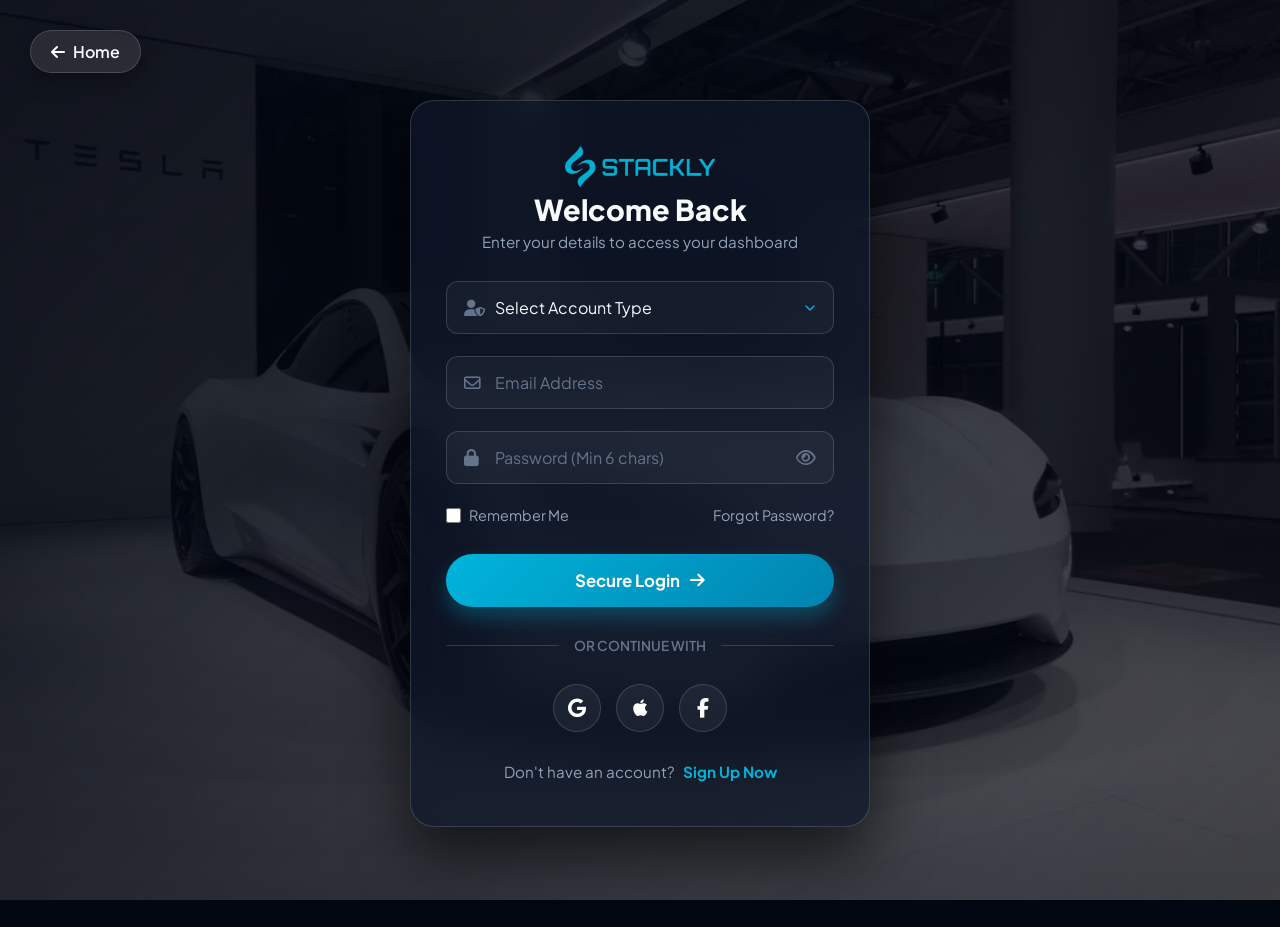
<file: login.html>
<!DOCTYPE html>
<html lang="en">

<head>
    <meta charset="UTF-8">
    <meta name="viewport" content="width=device-width, initial-scale=1.0">
    <title>Login | Premium AutoCare</title>


    <link href="https://fonts.googleapis.com/css2?family=Plus+Jakarta+Sans:wght@400;500;600;700;800&display=swap"
        rel="stylesheet">


    <link rel="stylesheet" href="https://cdnjs.cloudflare.com/ajax/libs/font-awesome/6.4.0/css/all.min.css">


    <script src="https://cdnjs.cloudflare.com/ajax/libs/gsap/3.12.2/gsap.min.js"></script>

    <style>
        :root {
            --sky-blue: #00b4db;
            --dark-blue: #0083b0;
            --error-red: #ef4444;
            --text-dark: #f8fafc;
            --text-gray: #94a3b8;
            --glass-bg: rgba(15, 23, 42, 0.75);
            --glass-border: rgba(255, 255, 255, 0.15);
        }

        * {
            margin: 0;
            padding: 0;
            box-sizing: border-box;
            font-family: 'Plus Jakarta Sans', sans-serif;
        }

        body {
            background-color: #030712;
            min-height: 100vh;
            display: flex;
            align-items: center;
            justify-content: center;

            overflow-x: hidden;
            padding: 100px 20px;
            position: relative;
        }


        .login-bg {
            position: fixed;
            inset: 0;
            width: 100%;
            height: 100%;
            z-index: 1;
            background: url('./asset/c22.webp') center/cover no-repeat;
        }

        .login-overlay {
            position: fixed;
            inset: 0;
            z-index: 2;
            background: linear-gradient(135deg, rgba(3, 7, 18, 0.92) 0%, rgba(3, 7, 18, 0.7) 100%);
        }


        #bubbles-container {
            position: fixed;
            inset: 0;
            z-index: 3;
            pointer-events: none;
            overflow: hidden;
        }

        .bubble {
            position: absolute;
            bottom: -100px;
            background: rgba(255, 255, 255, 0.15);

            border-radius: 50%;
            box-shadow: 0 0 15px rgba(255, 255, 255, 0.2);
            animation: rise linear infinite;
        }

        @keyframes rise {
            0% {
                transform: translateY(0) scale(0.5);
                opacity: 0;
            }

            10% {
                opacity: 1;
            }

            80% {
                opacity: 1;
            }

            100% {
                transform: translateY(-120vh) scale(1.5);
                opacity: 0;
            }
        }


        .back-home {
            position: absolute;
            top: 30px;
            left: 30px;
            z-index: 100;
            display: inline-flex;
            align-items: center;
            gap: 8px;
            color: var(--text-dark);
            text-decoration: none;
            font-weight: 600;
            background: rgba(255, 255, 255, 0.1);
            backdrop-filter: blur(10px);
            padding: 10px 20px;
            border-radius: 50px;
            border: 1px solid var(--glass-border);
            transition: all 0.3s ease;
            box-shadow: 0 10px 20px rgba(0, 0, 0, 0.3);
        }

        .back-home:hover {
            background: var(--sky-blue);
            border-color: var(--sky-blue);
            transform: translateX(-5px);
        }


        .login-wrapper {
            position: relative;
            z-index: 10;
            width: 100%;
            max-width: 460px;
        }

        .glass-form {
            background: var(--glass-bg);
            backdrop-filter: blur(25px);
            -webkit-backdrop-filter: blur(25px);
            border: 1px solid var(--glass-border);
            border-radius: 24px;
            padding: 45px 35px;
            box-shadow: 0 30px 60px rgba(0, 0, 0, 0.6);
        }


        .form-header {
            text-align: center;
            margin-bottom: 30px;
        }

        .form-header i {
            font-size: 2.5rem;
            color: var(--sky-blue);
            margin-bottom: 15px;
        }

        .form-header h2 {
            color: var(--text-dark);
            font-size: 1.8rem;
            font-weight: 800;
            margin-bottom: 5px;
        }

        .form-header p {
            color: var(--text-gray);
            font-size: 0.95rem;
        }


        .input-group {
            margin-bottom: 22px;
            position: relative;
        }

        .input-wrapper {
            position: relative;
            width: 100%;
        }

        .input-wrapper i.left-icon {
            position: absolute;
            left: 18px;
            top: 50%;
            transform: translateY(-50%);
            color: #64748b;
            font-size: 1.05rem;
            transition: color 0.3s;
        }

        .input-wrapper select,
        .input-wrapper input {
            width: 100%;
            padding: 15px 20px 15px 48px;
            background: rgba(255, 255, 255, 0.04);
            border: 1px solid rgba(255, 255, 255, 0.15);
            border-radius: 12px;
            color: var(--text-dark);
            font-size: 1rem;
            outline: none;
            transition: all 0.3s ease;
        }

        .input-wrapper select {
            appearance: none;
            cursor: pointer;
            background-image: url("data:image/svg+xml;charset=UTF-8,%3Csvg xmlns='http://www.w3.org/2000/svg' viewBox='0 0 24 24' fill='none' stroke='%2300b4db' stroke-width='2' stroke-linecap='round' stroke-linejoin='round'%3E%3Cpolyline points='6 9 12 15 18 9'%3E%3C/polyline%3E%3C/svg%3E");
            background-repeat: no-repeat;
            background-position: right 15px center;
            background-size: 16px;
        }

        .input-wrapper select option {
            background: #0f172a;
            color: #fff;
        }

        .input-wrapper input::placeholder {
            color: #64748b;
        }


        .input-wrapper input:focus,
        .input-wrapper select:focus {
            border-color: var(--sky-blue);
            background: rgba(0, 180, 219, 0.05);
            box-shadow: 0 0 15px rgba(0, 180, 219, 0.1);
        }

        .input-wrapper input:focus~i.left-icon,
        .input-wrapper select:focus~i.left-icon {
            color: var(--sky-blue);
        }


        input[type="password"]::-ms-reveal,
        input[type="password"]::-ms-clear {
            display: none !important;
        }


        .toggle-password {
            position: absolute;
            right: 18px;
            top: 50%;
            transform: translateY(-50%);
            color: #64748b;
            cursor: pointer;
            font-size: 1.1rem;
            transition: color 0.3s;
        }

        .toggle-password:hover {
            color: var(--sky-blue);
        }


        .error-message {
            color: var(--error-red);
            font-size: 0.85rem;
            font-weight: 600;
            margin-top: 6px;
            margin-left: 5px;
            display: none;
        }

        .input-group.error .input-wrapper input,
        .input-group.error .input-wrapper select {
            border-color: var(--error-red);
            background: rgba(239, 68, 68, 0.05);
            animation: shake 0.4s ease-in-out;
        }

        .input-group.error .error-message {
            display: block;
        }

        .input-group.error .input-wrapper i.left-icon {
            color: var(--error-red);
        }

        @keyframes shake {

            0%,
            100% {
                transform: translateX(0);
            }

            25%,
            75% {
                transform: translateX(-5px);
            }

            50% {
                transform: translateX(5px);
            }
        }


        .form-options {
            display: flex;
            justify-content: space-between;
            align-items: center;
            margin-bottom: 30px;
            font-size: 0.9rem;
        }

        .remember {
            display: flex;
            align-items: center;
            gap: 8px;
            color: var(--text-gray);
            cursor: pointer;
        }

        .remember input {
            accent-color: var(--sky-blue);
            width: 15px;
            height: 15px;
            cursor: pointer;
        }

        .forgot-link {
            color: var(--text-gray);
            text-decoration: none;
            transition: color 0.3s;
        }

        .forgot-link:hover {
            color: var(--sky-blue);
        }


        .submit-btn {
            width: 100%;
            padding: 16px;
            border: none;
            border-radius: 50px;
            background: linear-gradient(135deg, var(--sky-blue), var(--dark-blue));
            color: #fff;
            font-size: 1.05rem;
            font-weight: 700;
            cursor: pointer;
            display: flex;
            justify-content: center;
            align-items: center;
            gap: 10px;
            transition: all 0.3s;
            box-shadow: 0 10px 20px rgba(0, 180, 219, 0.3);
        }

        .submit-btn:hover {
            transform: translateY(-3px);
            box-shadow: 0 15px 30px rgba(0, 180, 219, 0.5);
        }


        .divider {
            display: flex;
            align-items: center;
            text-align: center;
            margin: 30px 0;
            color: #64748b;
            font-size: 0.85rem;
            font-weight: 600;
            text-transform: uppercase;
        }

        .divider::before,
        .divider::after {
            content: '';
            flex: 1;
            border-bottom: 1px solid rgba(255, 255, 255, 0.15);
        }

        .divider::before {
            margin-right: 15px;
        }

        .divider::after {
            margin-left: 15px;
        }


        .social-logins {
            display: flex;
            justify-content: center;
            gap: 15px;
        }

        .social-btn {
            width: 48px;
            height: 48px;
            border-radius: 50%;
            display: flex;
            align-items: center;
            justify-content: center;
            background: rgba(255, 255, 255, 0.05);
            border: 1px solid rgba(255, 255, 255, 0.15);
            color: #fff;
            font-size: 1.2rem;
            text-decoration: none;
            transition: all 0.3s ease;
        }

        .social-btn:hover {
            background: var(--sky-blue);
            border-color: var(--sky-blue);
            transform: translateY(-3px);
        }


        .signup-link {
            text-align: center;
            margin-top: 30px;
            font-size: 0.95rem;
            color: var(--text-gray);
        }

        .signup-link a {
            color: var(--sky-blue);
            font-weight: 700;
            text-decoration: none;
            margin-left: 5px;
        }

        .signup-link a:hover {
            text-decoration: underline;
        }


        @media (max-width: 576px) {
            body {
                padding: 80px 15px 40px 15px;
            }

            .back-home {
                top: 15px;
                left: 15px;
                padding: 8px 15px;
                font-size: 0.85rem;
            }

            .glass-form {
                padding: 35px 25px;
            }

            .form-header h2 {
                font-size: 1.6rem;
            }
        }

        .logo {
            width: 150px;
        }
    </style>
</head>

<body>


    <div class="login-bg"></div>
    <div class="login-overlay"></div>


    <div id="bubbles-container"></div>


    <a href="index.html" class="back-home"><i class="fas fa-arrow-left"></i> Home</a>


    <div class="login-wrapper">
        <div class="glass-form">

            <div class="form-header">

                <a href="index.html"><img src="./asset/skybluelogo.webp" alt="logo" class="logo"></a>
                <h2>Welcome Back</h2>
                <p>Enter your details to access your dashboard</p>
            </div>

            <form id="autoLoginForm" novalidate>


                <div class="input-group" id="roleGroup">
                    <div class="input-wrapper">
                        <i class="fas fa-user-shield left-icon"></i>
                        <select id="role">
                            <option value="" disabled selected>Select Account Type</option>
                            <option value="customer">Vehicle Owner (Book & Track)</option>
                            <option value="admin">Service Admin (Manage Platform)</option>
                        </select>
                    </div>
                    <div class="error-message">Please select your account type.</div>
                </div>


                <div class="input-group" id="emailGroup">
                    <div class="input-wrapper">
                        <i class="far fa-envelope left-icon"></i>
                        <input type="email" id="email" placeholder="Email Address" autocomplete="off">
                    </div>
                    <div class="error-message">Please enter a valid email address.</div>
                </div>


                <div class="input-group" id="passwordGroup">
                    <div class="input-wrapper">
                        <i class="fas fa-lock left-icon"></i>
                        <input type="password" id="password" placeholder="Password (Min 6 chars)">
                        <i class="far fa-eye toggle-password" id="togglePassword"></i>
                    </div>
                    <div class="error-message">Password must be at least 6 characters.</div>
                </div>


                <div class="form-options">
                    <label class="remember"><input type="checkbox"> Remember Me</label>
                    <a href="404page.html" class="forgot-link">Forgot Password?</a>
                </div>


                <button type="submit" class="submit-btn">
                    <span>Secure Login</span> <i class="fas fa-arrow-right"></i>
                </button>
            </form>

            <div class="divider">Or Continue With</div>

            <div class="social-logins">
                <a href="404page.html" class="social-btn"><i class="fab fa-google"></i></a>
                <a href="404page.html" class="social-btn"><i class="fab fa-apple"></i></a>
                <a href="404page.html" class="social-btn"><i class="fab fa-facebook-f"></i></a>
            </div>

            <div class="signup-link">
                Don't have an account? <a href="signup.html">Sign Up Now</a>
            </div>

        </div>
    </div>


    <script>
        document.addEventListener("DOMContentLoaded", () => {

            const bubblesContainer = document.getElementById('bubbles-container');
            const bubbleCount = 25;
            if (bubblesContainer) {
                for (let i = 0; i < bubbleCount; i++) {
                    let bubble = document.createElement('div');
                    bubble.classList.add('bubble');
                    let size = Math.random() * 30 + 10 + 'px';
                    bubble.style.width = size; bubble.style.height = size;
                    bubble.style.left = Math.random() * 100 + 'vw';
                    bubble.style.animationDuration = Math.random() * 6 + 6 + 's';
                    bubble.style.animationDelay = Math.random() * 5 + 's';
                    bubblesContainer.appendChild(bubble);
                }
            }


            gsap.from(".glass-form", { opacity: 0, y: 40, duration: 1, ease: "power3.out" });
            gsap.from(".glass-form > *, #autoLoginForm > *", {
                opacity: 0, y: 15, duration: 0.6, stagger: 0.1,
                ease: "power2.out", delay: 0.2, clearProps: "all"
            });


            const loginForm = document.getElementById("autoLoginForm");
            const roleInput = document.getElementById("role");
            const emailInput = document.getElementById("email");
            const passwordInput = document.getElementById("password");

            const roleGroup = document.getElementById("roleGroup");
            const emailGroup = document.getElementById("emailGroup");
            const passwordGroup = document.getElementById("passwordGroup");


            const togglePassword = document.getElementById("togglePassword");
            if (togglePassword) {
                togglePassword.addEventListener("click", function () {
                    const type = passwordInput.getAttribute("type") === "password" ? "text" : "password";
                    passwordInput.setAttribute("type", type);
                    this.classList.toggle("fa-eye");
                    this.classList.toggle("fa-eye-slash");
                });
            }


            if (roleInput) roleInput.addEventListener("change", () => roleGroup.classList.remove("error"));
            if (emailInput) emailInput.addEventListener("input", () => emailGroup.classList.remove("error"));
            if (passwordInput) passwordInput.addEventListener("input", () => passwordGroup.classList.remove("error"));


            if (loginForm) {
                loginForm.addEventListener("submit", (e) => {
                    e.preventDefault();
                    let isValid = true;

                    if (roleInput.value === "") { roleGroup.classList.add("error"); isValid = false; }

                    const emailRegex = /^[^\s@]+@[^\s@]+\.[^\s@]+$/;
                    if (!emailRegex.test(emailInput.value.trim())) { emailGroup.classList.add("error"); isValid = false; }

                    if (passwordInput.value.trim().length < 6) { passwordGroup.classList.add("error"); isValid = false; }


                    if (isValid) {




                        sessionStorage.setItem('userEmail', emailInput.value.trim());

                        const btn = document.querySelector(".submit-btn");
                        btn.innerHTML = '<i class="fas fa-circle-notch fa-spin"></i> <span>Authenticating...</span>';
                        btn.style.opacity = "0.8";
                        btn.style.pointerEvents = "none";

                        const selectedRole = roleInput.value;


                        setTimeout(() => {
                            if (selectedRole === "customer") {
                                window.location.href = "customer_dashboard.html";
                            } else if (selectedRole === "admin") {
                                window.location.href = "admin_dashboard.html";
                            }
                        }, 1500);
                    }
                });
            }
        });
    </script>
</body>

</html>
</file>
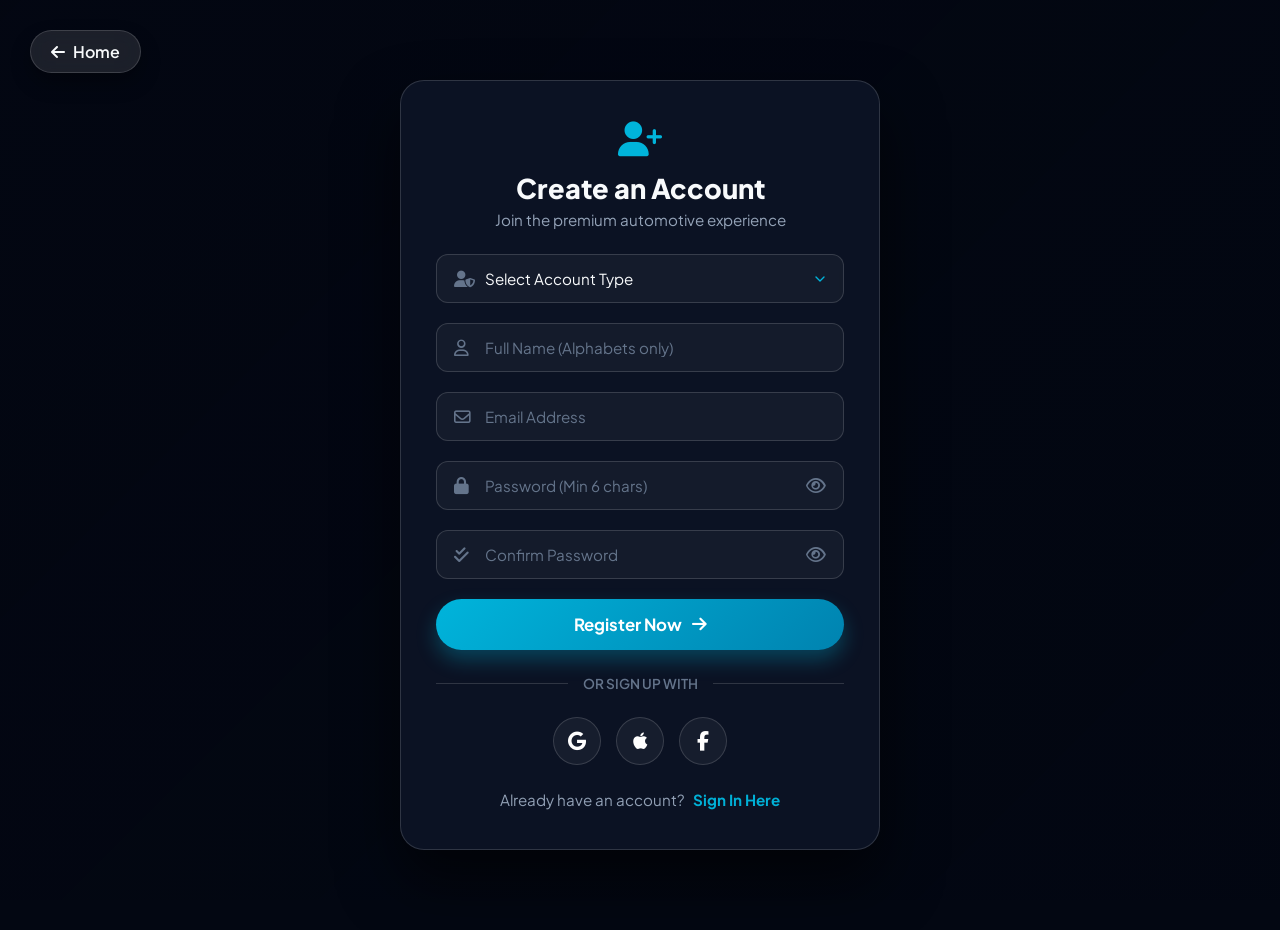
<file: signup.html>
<!DOCTYPE html>
<html lang="en">

<head>
    <meta charset="UTF-8">
    <meta name="viewport" content="width=device-width, initial-scale=1.0">
    <title>Sign Up | Premium AutoCare</title>


    <link href="https://fonts.googleapis.com/css2?family=Plus+Jakarta+Sans:wght@400;500;600;700;800&display=swap"
        rel="stylesheet">


    <link rel="stylesheet" href="https://cdnjs.cloudflare.com/ajax/libs/font-awesome/6.4.0/css/all.min.css">


    <script src="https://cdnjs.cloudflare.com/ajax/libs/gsap/3.12.2/gsap.min.js"></script>

    <style>
        :root {
            --sky-blue: #00b4db;
            --dark-blue: #0083b0;
            --error-red: #ef4444;
            --text-dark: #f8fafc;
            --text-gray: #94a3b8;
            --glass-bg: rgba(15, 23, 42, 0.75);
            --glass-border: rgba(255, 255, 255, 0.15);
        }

        * {
            margin: 0;
            padding: 0;
            box-sizing: border-box;
            font-family: 'Plus Jakarta Sans', sans-serif;
        }

        body {
            background-color: #030712;
            min-height: 100vh;
            display: flex;
            align-items: center;
            justify-content: center;
            overflow-x: hidden;
            padding: 80px 20px;
            position: relative;
        }


        .login-bg {
            position: fixed;
            inset: 0;
            width: 100%;
            height: 100%;
            z-index: 1;
            background: url('https://images.unsplash.com/photo-1503376713251-1d5964f4339e?q=80&w=1920&auto=format&fit=crop') center/cover no-repeat;
        }

        .login-overlay {
            position: fixed;
            inset: 0;
            z-index: 2;
            background: linear-gradient(135deg, rgba(3, 7, 18, 0.95) 0%, rgba(3, 7, 18, 0.75) 100%);
        }


        #bubbles-container {
            position: fixed;
            inset: 0;
            z-index: 3;
            pointer-events: none;
            overflow: hidden;
        }

        .bubble {
            position: absolute;
            bottom: -100px;
            background: rgba(255, 255, 255, 0.15);
            border-radius: 50%;
            box-shadow: 0 0 15px rgba(255, 255, 255, 0.2);
            animation: rise linear infinite;
        }

        @keyframes rise {
            0% {
                transform: translateY(0) scale(0.5);
                opacity: 0;
            }

            10% {
                opacity: 1;
            }

            80% {
                opacity: 1;
            }

            100% {
                transform: translateY(-120vh) scale(1.5);
                opacity: 0;
            }
        }


        .back-home {
            position: fixed;
            top: 30px;
            left: 30px;
            z-index: 100;
            display: inline-flex;
            align-items: center;
            gap: 8px;
            color: var(--text-dark);
            text-decoration: none;
            font-weight: 600;
            background: rgba(255, 255, 255, 0.1);
            backdrop-filter: blur(10px);
            padding: 10px 20px;
            border-radius: 50px;
            border: 1px solid var(--glass-border);
            transition: all 0.3s ease;
            box-shadow: 0 10px 20px rgba(0, 0, 0, 0.3);
        }

        .back-home:hover {
            background: var(--sky-blue);
            border-color: var(--sky-blue);
            transform: translateX(-5px);
        }


        .login-wrapper {
            position: relative;
            z-index: 10;
            width: 100%;
            max-width: 480px;
        }

        .glass-form {
            background: var(--glass-bg);
            backdrop-filter: blur(25px);
            -webkit-backdrop-filter: blur(25px);
            border: 1px solid var(--glass-border);
            border-radius: 24px;
            padding: 40px 35px;
            box-shadow: 0 30px 60px rgba(0, 0, 0, 0.6);
        }


        .form-header {
            text-align: center;
            margin-bottom: 25px;
        }

        .form-header i {
            font-size: 2.2rem;
            color: var(--sky-blue);
            margin-bottom: 15px;
        }

        .form-header h2 {
            color: var(--text-dark);
            font-size: 1.7rem;
            font-weight: 800;
            margin-bottom: 5px;
        }

        .form-header p {
            color: var(--text-gray);
            font-size: 0.95rem;
        }


        .input-group {
            margin-bottom: 20px;
            position: relative;
        }

        .input-wrapper {
            position: relative;
            width: 100%;
        }

        .input-wrapper i.left-icon {
            position: absolute;
            left: 18px;
            top: 50%;
            transform: translateY(-50%);
            color: #64748b;
            font-size: 1.05rem;
            transition: color 0.3s;
        }

        .input-wrapper select,
        .input-wrapper input {
            width: 100%;
            padding: 14px 20px 14px 48px;
            background: rgba(255, 255, 255, 0.04);
            border: 1px solid rgba(255, 255, 255, 0.15);
            border-radius: 12px;
            color: var(--text-dark);
            font-size: 0.95rem;
            outline: none;
            transition: all 0.3s ease;
        }

        .input-wrapper select {
            appearance: none;
            cursor: pointer;
            background-image: url("data:image/svg+xml;charset=UTF-8,%3Csvg xmlns='http://www.w3.org/2000/svg' viewBox='0 0 24 24' fill='none' stroke='%2300b4db' stroke-width='2' stroke-linecap='round' stroke-linejoin='round'%3E%3Cpolyline points='6 9 12 15 18 9'%3E%3C/polyline%3E%3C/svg%3E");
            background-repeat: no-repeat;
            background-position: right 15px center;
            background-size: 16px;
        }

        .input-wrapper select option {
            background: #0f172a;
            color: #fff;
        }

        .input-wrapper input::placeholder {
            color: #64748b;
        }


        .input-wrapper input:focus,
        .input-wrapper select:focus {
            border-color: var(--sky-blue);
            background: rgba(0, 180, 219, 0.05);
            box-shadow: 0 0 15px rgba(0, 180, 219, 0.1);
        }

        .input-wrapper input:focus~i.left-icon,
        .input-wrapper select:focus~i.left-icon {
            color: var(--sky-blue);
        }


        input[type="password"]::-ms-reveal,
        input[type="password"]::-ms-clear {
            display: none !important;
        }


        .toggle-password {
            position: absolute;
            right: 18px;
            top: 50%;
            transform: translateY(-50%);
            color: #64748b;
            cursor: pointer;
            font-size: 1.1rem;
            transition: color 0.3s;
        }

        .toggle-password:hover {
            color: var(--sky-blue);
        }


        .error-message {
            color: var(--error-red);
            font-size: 0.85rem;
            font-weight: 600;
            margin-top: 6px;
            margin-left: 5px;
            display: none;
        }

        .input-group.error .input-wrapper input,
        .input-group.error .input-wrapper select {
            border-color: var(--error-red);
            background: rgba(239, 68, 68, 0.05);
            animation: shake 0.4s ease-in-out;
        }

        .input-group.error .error-message {
            display: block;
        }

        .input-group.error .input-wrapper i.left-icon {
            color: var(--error-red);
        }

        @keyframes shake {

            0%,
            100% {
                transform: translateX(0);
            }

            25%,
            75% {
                transform: translateX(-5px);
            }

            50% {
                transform: translateX(5px);
            }
        }


        .submit-btn {
            width: 100%;
            padding: 15px;
            border: none;
            border-radius: 50px;
            margin-top: 10px;
            background: linear-gradient(135deg, var(--sky-blue), var(--dark-blue));
            color: #fff;
            font-size: 1.05rem;
            font-weight: 700;
            cursor: pointer;
            display: flex;
            justify-content: center;
            align-items: center;
            gap: 10px;
            transition: all 0.3s;
            box-shadow: 0 10px 20px rgba(0, 180, 219, 0.3);
        }

        .submit-btn:hover {
            transform: translateY(-3px);
            box-shadow: 0 15px 30px rgba(0, 180, 219, 0.5);
        }


        .divider {
            display: flex;
            align-items: center;
            text-align: center;
            margin: 25px 0;
            color: #64748b;
            font-size: 0.85rem;
            font-weight: 600;
            text-transform: uppercase;
        }

        .divider::before,
        .divider::after {
            content: '';
            flex: 1;
            border-bottom: 1px solid rgba(255, 255, 255, 0.15);
        }

        .divider::before {
            margin-right: 15px;
        }

        .divider::after {
            margin-left: 15px;
        }


        .social-logins {
            display: flex;
            justify-content: center;
            gap: 15px;
        }

        .social-btn {
            width: 48px;
            height: 48px;
            border-radius: 50%;
            display: flex;
            align-items: center;
            justify-content: center;
            background: rgba(255, 255, 255, 0.05);
            border: 1px solid rgba(255, 255, 255, 0.15);
            color: #fff;
            font-size: 1.2rem;
            text-decoration: none;
            transition: all 0.3s ease;
        }

        .social-btn:hover {
            background: var(--sky-blue);
            border-color: var(--sky-blue);
            transform: translateY(-3px);
        }


        .login-link {
            text-align: center;
            margin-top: 25px;
            font-size: 0.95rem;
            color: var(--text-gray);
        }

        .login-link a {
            color: var(--sky-blue);
            font-weight: 700;
            text-decoration: none;
            margin-left: 5px;
        }

        .login-link a:hover {
            text-decoration: underline;
        }


        @media (max-width: 576px) {
            body {
                padding: 80px 15px 40px 15px;
            }

            .back-home {
                top: 15px;
                left: 15px;
                padding: 8px 15px;
                font-size: 0.85rem;
            }

            .glass-form {
                padding: 30px 20px;
            }

            .form-header h2 {
                font-size: 1.5rem;
            }
        }
    </style>
</head>

<body>


    <div class="login-bg"></div>
    <div class="login-overlay"></div>


    <div id="bubbles-container"></div>


    <a href="index.html" class="back-home"><i class="fas fa-arrow-left"></i> Home</a>


    <div class="login-wrapper">
        <div class="glass-form">

            <div class="form-header">
                <i class="fa-solid fa-user-plus"></i>
                <h2>Create an Account</h2>
                <p>Join the premium automotive experience</p>
            </div>

            <form id="autoSignupForm" novalidate>


                <div class="input-group" id="roleGroup">
                    <div class="input-wrapper">
                        <i class="fas fa-user-shield left-icon"></i>
                        <select id="role">
                            <option value="" disabled selected>Select Account Type</option>
                            <option value="customer">Vehicle Owner</option>
                            <option value="admin">Service Admin</option>
                        </select>
                    </div>
                    <div class="error-message">Please select an account type.</div>
                </div>


                <div class="input-group" id="nameGroup">
                    <div class="input-wrapper">
                        <i class="far fa-user left-icon"></i>
                        <input type="text" id="fullname" placeholder="Full Name (Alphabets only)" autocomplete="off">
                    </div>
                    <div class="error-message">Please enter a valid name (No numbers/special characters).</div>
                </div>


                <div class="input-group" id="emailGroup">
                    <div class="input-wrapper">
                        <i class="far fa-envelope left-icon"></i>
                        <input type="email" id="email" placeholder="Email Address" autocomplete="off">
                    </div>
                    <div class="error-message">Please enter a valid email address.</div>
                </div>


                <div class="input-group" id="passwordGroup">
                    <div class="input-wrapper">
                        <i class="fas fa-lock left-icon"></i>
                        <input type="password" id="password" placeholder="Password (Min 6 chars)">

                        <i class="far fa-eye toggle-password" data-target="password"></i>
                    </div>
                    <div class="error-message">Password must be at least 6 characters.</div>
                </div>


                <div class="input-group" id="confirmPasswordGroup">
                    <div class="input-wrapper">
                        <i class="fas fa-check-double left-icon"></i>
                        <input type="password" id="confirmPassword" placeholder="Confirm Password">

                        <i class="far fa-eye toggle-password" data-target="confirmPassword"></i>
                    </div>
                    <div class="error-message">Passwords do not match!</div>
                </div>


                <button type="submit" class="submit-btn">
                    <span>Register Now</span> <i class="fas fa-arrow-right"></i>
                </button>
            </form>

            <div class="divider">Or Sign Up With</div>

            <div class="social-logins">
                <a href="404page.html" class="social-btn"><i class="fab fa-google"></i></a>
                <a href="404page.html" class="social-btn"><i class="fab fa-apple"></i></a>
                <a href="404page.html" class="social-btn"><i class="fab fa-facebook-f"></i></a>
            </div>

            <div class="login-link">
                Already have an account? <a href="login.html">Sign In Here</a>
            </div>

        </div>
    </div>


    <script>
        document.addEventListener("DOMContentLoaded", () => {


            const bubblesContainer = document.getElementById('bubbles-container');
            for (let i = 0; i < 25; i++) {
                let bubble = document.createElement('div');
                bubble.classList.add('bubble');
                let size = Math.random() * 30 + 10 + 'px';
                bubble.style.width = size; bubble.style.height = size;
                bubble.style.left = Math.random() * 100 + 'vw';
                bubble.style.animationDuration = Math.random() * 6 + 6 + 's';
                bubble.style.animationDelay = Math.random() * 5 + 's';
                bubblesContainer.appendChild(bubble);
            }


            gsap.from(".glass-form", { opacity: 0, y: 40, duration: 1, ease: "power3.out" });
            gsap.from(".glass-form > *, #autoSignupForm > *", {
                opacity: 0, y: 15, duration: 0.6, stagger: 0.1,
                ease: "power2.out", delay: 0.2, clearProps: "all"
            });


            const signupForm = document.getElementById("autoSignupForm");
            const roleInput = document.getElementById("role");
            const nameInput = document.getElementById("fullname");
            const emailInput = document.getElementById("email");
            const passwordInput = document.getElementById("password");
            const confirmPasswordInput = document.getElementById("confirmPassword");

            const roleGroup = document.getElementById("roleGroup");
            const nameGroup = document.getElementById("nameGroup");
            const emailGroup = document.getElementById("emailGroup");
            const passwordGroup = document.getElementById("passwordGroup");
            const confirmPasswordGroup = document.getElementById("confirmPasswordGroup");


            nameInput.addEventListener('input', function () {

                this.value = this.value.replace(/[^a-zA-Z\s]/g, '');
            });


            const togglePasswords = document.querySelectorAll(".toggle-password");
            togglePasswords.forEach(icon => {
                icon.addEventListener("click", function () {
                    const targetInputId = this.getAttribute('data-target');
                    const inputElement = document.getElementById(targetInputId);

                    const type = inputElement.getAttribute("type") === "password" ? "text" : "password";
                    inputElement.setAttribute("type", type);

                    this.classList.toggle("fa-eye");
                    this.classList.toggle("fa-eye-slash");
                });
            });


            roleInput.addEventListener("change", () => roleGroup.classList.remove("error"));
            nameInput.addEventListener("input", () => nameGroup.classList.remove("error"));
            emailInput.addEventListener("input", () => emailGroup.classList.remove("error"));
            passwordInput.addEventListener("input", () => {
                passwordGroup.classList.remove("error");
                confirmPasswordGroup.classList.remove("error");
            });
            confirmPasswordInput.addEventListener("input", () => confirmPasswordGroup.classList.remove("error"));


            if (signupForm) {
                signupForm.addEventListener("submit", (e) => {
                    e.preventDefault();
                    let isValid = true;


                    if (roleInput.value === "") {
                        roleGroup.classList.add("error");
                        isValid = false;
                    }


                    if (nameInput.value.trim().length < 2) {
                        nameGroup.classList.add("error");
                        isValid = false;
                    }


                    const emailRegex = /^[^\s@]+@[^\s@]+\.[^\s@]+$/;
                    if (!emailRegex.test(emailInput.value.trim())) {
                        emailGroup.classList.add("error");
                        isValid = false;
                    }


                    if (passwordInput.value.trim().length < 6) {
                        passwordGroup.classList.add("error");
                        isValid = false;
                    }


                    if (confirmPasswordInput.value.trim() === "" || confirmPasswordInput.value !== passwordInput.value) {
                        confirmPasswordGroup.classList.add("error");
                        isValid = false;
                    }


                    if (isValid) {
                        const btn = document.querySelector(".submit-btn");
                        btn.innerHTML = '<i class="fas fa-circle-notch fa-spin"></i> <span>Creating Account...</span>';
                        btn.style.opacity = "0.8";
                        btn.style.pointerEvents = "none";


                        setTimeout(() => {
                            window.location.href = "login.html";
                        }, 1500);
                    }
                });
            }
        });
    </script>
</body>

</html>
</file>
<file: admin_dashboard.css>
:root {
  --admin-primary: #00b4db;
  --admin-secondary: #0083b0;
  --sidebar-bg: #0f172a;
  --main-bg: #f8fafc;
  --card-bg: #ffffff;
  --text-dark: #1e293b;
  --text-gray: #64748b;
  --border-light: #cbd5e1;
}

* {
  margin: 0;
  padding: 0;
  box-sizing: border-box;
  font-family: "Plus Jakarta Sans", sans-serif;
}
body {
  background-color: var(--main-bg);
  color: var(--text-dark);
  overflow-x: hidden;
  display: flex;
  max-width: 100vw;
}

.text-indigo {
  color: var(--admin-primary) !important;
}
.text-white {
  color: #fff !important;
}
.text-gray {
  color: var(--text-gray) !important;
  padding-bottom: 10px;
}
.text-emerald {
  color: #10b981 !important;
}
.text-orange {
  color: #f59e0b !important;
}
.text-red {
  color: #ef4444 !important;
}

.bg-indigo {
  background: var(--admin-primary) !important;
  border-color: var(--admin-primary) !important;
}
.bg-emerald {
  background: #10b981 !important;
  border-color: #10b981 !important;
}
.bg-orange {
  background: #f59e0b !important;
  border-color: #f59e0b !important;
}
.bg-red {
  background: #ef4444 !important;
  border-color: #ef4444 !important;
}

.badge {
  padding: 6px 12px;
  border-radius: 6px;
  font-size: 0.75rem;
  font-weight: 700;
  display: inline-block;
}
.badge.success {
  background: rgba(16, 185, 129, 0.15) !important;
  color: #10b981 !important;
  margin-bottom: 10px;
}
.badge.warning {
  background: rgba(245, 158, 11, 0.15) !important;
  color: #f59e0b !important;
  margin-bottom: 10px;
}
.badge.danger {
  background: rgba(239, 68, 68, 0.15) !important;
  color: #ef4444 !important;
}

.mb-0 {
  margin-bottom: 0 !important;
}
.mb-10 {
  margin-bottom: 10px;
}
.mb-20 {
  margin-bottom: 20px;
}
.mb-30 {
  margin-bottom: 30px;
}
.mt-10 {
  margin-top: 10px;
}
.mt-15 {
  margin-top: 15px;
}
.mt-20 {
  margin-top: 20px;
}
.w-100 {
  width: 100%;
}
.text-center {
  text-align: center;
}

.grid-2 {
  display: grid;
  grid-template-columns: repeat(auto-fit, minmax(320px, 1fr));
  gap: 30px;
}
.grid-3 {
  display: grid;
  grid-template-columns: repeat(auto-fit, minmax(260px, 1fr));
  gap: 30px;
}
.grid-4 {
  display: grid;
  grid-template-columns: repeat(auto-fit, minmax(220px, 1fr));
  gap: 25px;
}
.flex-row {
  display: flex;
  align-items: center;
  justify-content: space-between;
  gap: 15px;
}

.sidebar {
  width: 280px;
  height: 100vh;
  position: fixed;
  top: 0;
  left: 0;
  background: var(--sidebar-bg);
  border-right: 1px solid rgba(255, 255, 255, 0.05);
  display: flex;
  flex-direction: column;
  z-index: 1000;
  transition: transform 0.4s ease;
}
.logo-container {
  padding: 30px 20px;
  border-bottom: 1px solid rgba(255, 255, 255, 0.05);
  text-align: center;
}
.logo-text {
  font-size: 1.8rem;
  font-weight: 800;
  color: #fff;
}

.logo-text img {
  width: 140px;
}
.dashboard-badge {
  background: rgba(79, 70, 229, 0.2);
  color: #81c3f8;
  padding: 5px 12px;
  border-radius: 8px;
  font-size: 0.75rem;
  font-weight: 700;
  margin-top: 10px;
  display: inline-block;
}

.nav-sections {
  padding: 20px 15px;
  flex: 1;
  overflow-y: auto;
}
.nav-item {
  display: flex;
  align-items: center;
  gap: 15px;
  padding: 15px 20px;
  color: #94a3b8;
  text-decoration: none;
  border-radius: 12px;
  font-weight: 600;
  cursor: pointer;
  transition: all 0.3s ease;
  margin-bottom: 8px;
}
.nav-item:hover,
.nav-item.active {
  background: rgba(79, 70, 229, 0.15);
  color: #fff;
}
.nav-item.active {
  border-left: 4px solid var(--admin-primary);
}

.profile-card {
  margin: 20px;
  padding: 15px;
  background: rgba(255, 255, 255, 0.05);
  border-radius: 16px;
  display: flex;
  align-items: center;
  gap: 15px;
}
.profile-avatar {
  width: 45px;
  height: 45px;
  border-radius: 50%;
  background: var(--admin-primary);
  display: flex;
  justify-content: center;
  align-items: center;
  font-size: 1.2rem;
  color: #fff;
}
.profile-info h4 {
  font-size: 1rem;
  color: #fff;
}
.profile-info p {
  font-size: 0.75rem;
  color: #94a3b8;
}

.sidebar-overlay {
  position: fixed;
  inset: 0;
  background: rgba(0, 0, 0, 0.7);
  z-index: 999;
  opacity: 0;
  visibility: hidden;
  transition: 0.3s;
}
.sidebar-overlay.show {
  opacity: 1;
  visibility: visible;
}

.main-content {
  margin-left: 280px;
  flex: 1;
  width: calc(100% - 280px);
  min-height: 100vh;
  transition: all 0.3s;
}
.topbar {
  display: flex;
  justify-content: space-between;
  align-items: center;
  padding: 20px 5%;
  border-bottom: 1px solid var(--border-light);
  background: #ffffff;
  position: sticky;
  top: 0;
  z-index: 100;
  box-shadow: 0 4px 15px rgba(0, 0, 0, 0.02);
}
.topbar-left {
  display: flex;
  align-items: center;
  gap: 20px;
}
.menu-toggle {
  display: none;
  font-size: 1.5rem;
  color: var(--text-dark);
  cursor: pointer;
}
.page-title {
  font-size: 1.6rem;
  font-weight: 800;
  color: var(--text-dark);
}
.topbar-right {
  display: flex;
  gap: 15px;
}

.btn {
  display: inline-flex;
  align-items: center;
  justify-content: center;
  gap: 10px;
  font-family: inherit;
  font-weight: 700;
  border-radius: 10px;
  cursor: pointer;
  transition: all 0.3s cubic-bezier(0.25, 0.8, 0.25, 1);
  white-space: nowrap;
  border: none;
  font-size: 0.95rem;
}

.btn i {
  transition: transform 0.5s ease;
}
.btn:hover i {
  transform: rotate(360deg);
}

.btn-primary {
  background: var(--admin-primary);
  color: #fff;
  padding: 14px 25px;
}
.btn-primary:hover {
  background: var(--admin-secondary);
  box-shadow: 0 8px 20px rgba(79, 70, 229, 0.3);
  transform: translateY(-3px);
}

.btn-outline {
  background: transparent;
  color: var(--admin-primary);
  border: 2px solid var(--admin-primary);
  padding: 12px 25px;
}
.btn-outline:hover {
  background: var(--admin-primary);
  color: #fff;
  box-shadow: 0 8px 20px rgba(79, 70, 229, 0.2);
  transform: translateY(-3px);
}

.btn-outline-white {
  background: transparent;
  color: #fff;
  border: 2px solid #fff;
  padding: 12px 25px;
}
.btn-outline-white:hover {
  background: #fff;
  color: var(--admin-primary);
  box-shadow: 0 8px 20px rgba(255, 255, 255, 0.3);
  transform: translateY(-3px);
}

.btn-success {
  background: #10b981;
  color: #fff;
  padding: 12px 25px;
}
.btn-success:hover {
  background: #059669;
  box-shadow: 0 8px 20px rgba(16, 185, 129, 0.3);
  transform: translateY(-3px);
}

.btn-danger {
  background: #ef4444;
  color: #fff;
  padding: 12px 25px;
}
.btn-danger:hover {
  background: #dc2626;
  box-shadow: 0 8px 20px rgba(239, 68, 68, 0.3);
  transform: translateY(-3px);
}

.btn-small {
  padding: 8px 18px;
  font-size: 0.85rem;
  border-radius: 8px;
}

.header-btn {
  background: #fff;
  border: 2px solid var(--border-light);
  color: var(--text-dark);
  padding: 10px 20px;
  border-radius: 50px;
  font-weight: 700;
  cursor: pointer;
  transition: 0.3s;
  display: inline-flex;
  gap: 8px;
  align-items: center;
}
.header-btn:hover {
  background: var(--admin-primary);
  border-color: var(--admin-primary);
  color: #fff;
  transform: translateY(-3px);
  box-shadow: 0 5px 15px rgba(79, 70, 229, 0.2);
}

.logout-btn {
  background: rgba(239, 68, 68, 0.1);
  color: #ef4444;
  border: 1px solid rgba(239, 68, 68, 0.2);
}
.logout-btn:hover {
  background: #ef4444;
  color: #fff;
  box-shadow: 0 5px 15px rgba(239, 68, 68, 0.3);
  transform: translateY(-3px);
}

.dashboard-body {
  padding: 40px 5%;
}
.content-tab {
  display: none;
}
.content-tab.active-tab {
  display: block;
}

.premium-card,
.stat-card,
.job-card {
  background: var(--card-bg);
  border: 1px solid var(--border-light);
  border-radius: 20px;
  box-shadow: 0 8px 25px rgba(0, 0, 0, 0.04);
  transition: all 0.4s cubic-bezier(0.25, 0.8, 0.25, 1);
  min-width: 0;
  padding: 30px;
}

.premium-card:hover,
.stat-card:hover,
.job-card:hover {
  transform: translateY(-8px);
  box-shadow: 0 20px 40px rgba(79, 70, 229, 0.12);
  border-color: rgba(79, 70, 229, 0.4);
}

.section-title {
  font-size: 1.25rem;
  font-weight: 800;
  margin-bottom: 25px;
  color: var(--text-dark);
  line-height: 1.4;
}
.border-red {
  border: 1px solid rgba(239, 68, 68, 0.4) !important;
}

.readonly-box {
  width: 100%;
  padding: 18px 20px;
  border: 1px solid var(--border-light);
  border-radius: 12px;
  background: #f8fafc;
  font-weight: 600;
  color: var(--text-dark);
  margin-bottom: 15px;
  display: flex;
  align-items: center;
  gap: 15px;
  font-size: 1rem;
}
.readonly-box i {
  font-size: 1.2rem;
}

.list-item {
  padding: 20px 0;
  border-bottom: 1px solid var(--border-light);
  display: flex;
  align-items: center;
  justify-content: space-between;
  gap: 20px;
  flex-wrap: wrap;
}
.list-item:last-child {
  border-bottom: none;
  padding-bottom: 0;
}
.progress-container {
  width: 100%;
  height: 8px;
  background: #f1f5f9;
  border-radius: 5px;
  margin: 15px 0;
}
.progress-bar {
  height: 100%;
  border-radius: 5px;
}

.stat-card {
  display: flex;
  align-items: center;
  gap: 20px;
  padding: 25px;
}
.stat-icon {
  width: 60px;
  height: 60px;
  border-radius: 16px;
  display: flex;
  align-items: center;
  justify-content: center;
  font-size: 1.8rem;
  transition: transform 0.4s ease;
}
.stat-card:hover .stat-icon {
  transform: rotate(15deg) scale(1.1);
}
.stat-details h3 {
  font-size: 1rem;
  color: var(--text-gray);
  font-weight: 600;
  margin-bottom: 8px;
}
.stat-details h2 {
  font-size: 2rem;
  font-weight: 800;
  color: var(--text-dark);
  line-height: 1;
}

.job-card {
  padding: 25px;
}
.job-img-wrapper {
  overflow: hidden;
  border-radius: 16px;
  margin-bottom: 20px;
  width: 100%;
  height: 180px;
}
.job-img {
  width: 100%;
  height: 100%;
  object-fit: cover;
  transition: transform 0.6s ease;
}
.job-card:hover .job-img {
  transform: scale(1.1);
}

.tech-img {
  width: 120px;
  height: 120px;
  border-radius: 50%;
  object-fit: cover;
  margin-bottom: 20px;
  transition: transform 0.4s;
}
.premium-card:hover .tech-img {
  transform: scale(1.1);
  box-shadow: 0 10px 20px rgba(0, 0, 0, 0.1);
}

.table-wrapper {
  width: 100%;
  overflow-x: auto;
  display: block;
  -webkit-overflow-scrolling: touch;
  padding-bottom: 10px;
}
.premium-table {
  width: 100%;
  min-width: 650px;
  border-collapse: collapse;
  text-align: left;
}
.premium-table th {
  padding: 18px;
  border-bottom: 2px solid var(--border-light);
  color: var(--text-gray);
  font-weight: 700;
  white-space: nowrap;
  font-size: 0.95rem;
}
.premium-table td {
  padding: 18px;
  border-bottom: 1px solid #f1f5f9;
  font-weight: 600;
  white-space: nowrap;
}

.chart-wrapper {
  position: relative;
  width: 100%;
  max-width: 100%;
  height: 300px;
}

.switch {
  position: relative;
  display: inline-block;
  width: 50px;
  height: 28px;
  flex-shrink: 0;
}
.switch input {
  opacity: 0;
  width: 0;
  height: 0;
}
.slider {
  position: absolute;
  cursor: pointer;
  top: 0;
  left: 0;
  right: 0;
  bottom: 0;
  background-color: #cbd5e1;
  transition: 0.4s;
  border-radius: 34px;
  box-shadow: inset 0 2px 4px rgba(0, 0, 0, 0.1);
}
.slider:before {
  position: absolute;
  content: "";
  height: 22px;
  width: 22px;
  left: 3px;
  bottom: 3px;
  background-color: white;
  transition: 0.4s;
  border-radius: 50%;
  box-shadow: 0 2px 5px rgba(0, 0, 0, 0.3);
}
input:checked + .slider {
  background-color: var(--admin-primary);
}
input:checked + .slider:before {
  transform: translateX(22px);
}

@media (max-width: 992px) {
  .sidebar {
    transform: translateX(-100%);
  }
  .sidebar.mobile-open {
    transform: translateX(0);
  }
  .main-content {
    margin-left: 0;
    width: 100%;
    max-width: 100vw;
  }
  .menu-toggle {
    display: block;
  }
  .hide-mobile {
    display: none;
  }
  .grid-4,
  .grid-3,
  .grid-2 {
    grid-template-columns: 1fr;
    gap: 25px;
  }
  .premium-card {
    min-width: 0;
    overflow: hidden;
    padding: 25px;
  }
}

@media (max-width: 576px) {
  .topbar {
    padding: 15px 20px;
  }
  .dashboard-body {
    padding: 20px 15px;
  }
  .premium-card,
  .stat-card,
  .job-card {
    padding: 20px;
  }
  .page-title {
    font-size: 18px;
    word-wrap: break-word;
  }
  .section-title {
    font-size: 1.15rem;
    margin-bottom: 15px;
  }

  .flex-row,
  .list-item {
    flex-direction: column;
    align-items: flex-start;
    gap: 15px;
  }
  .list-item div {
    width: 100%;
  }
  .list-item .btn {
    width: 100%;
    justify-content: center;
  }
  .btn-small {
    padding: 12px 15px;
    font-size: 0.95rem;
  }
}
</file>
<file: customer_dashboard.css>
:root {
  --sky-blue: #00b4db;
  --dark-blue: #0083b0;
  --sidebar-bg: #030712;
  --main-bg: #f4f8fb;
  --card-bg: #ffffff;
  --text-dark: #0f172a;
  --text-light: #f8fafc;
  --text-gray: #64748b;
  --border-light: #cbd5e1;
  --border-dark: rgba(255, 255, 255, 0.05);
}

* {
  margin: 0;
  padding: 0;
  box-sizing: border-box;
  font-family: "Plus Jakarta Sans", sans-serif;
}
body {
  background-color: var(--main-bg);
  color: var(--text-dark);
  overflow-x: hidden;
  display: flex;
  max-width: 100vw;
}

.text-sky {
  color: var(--sky-blue);
}
.text-gray {
  color: var(--text-gray);
}
.text-white {
  color: #fff !important;
}
.text-red {
  color: #ef4444;
}
.mb-10 {
  margin-bottom: 10px;
}
.mb-15 {
  margin-bottom: 15px;
}
.mb-30 {
  margin-bottom: 30px;
}
.mt-5 {
  margin-top: 5px;
}
.mt-10 {
  margin-top: 10px;
}
.mt-15 {
  margin-top: 15px;
}
.w-100 {
  width: 100%;
}
.p-20 {
  padding: 20px;
}
.p-0 {
  padding: 0 !important;
}

.grid-2 {
  display: grid;
  grid-template-columns: repeat(auto-fit, minmax(300px, 1fr));
  gap: 25px;
}
.grid-3 {
  display: grid;
  grid-template-columns: repeat(auto-fit, minmax(250px, 1fr));
  gap: 25px;
}
.flex-row {
  display: flex;
  align-items: center;
  justify-content: space-between;
}

.sidebar {
  width: 280px;
  height: 100vh;
  position: fixed;
  top: 0;
  left: 0;
  background: var(--sidebar-bg);
  border-right: 1px solid var(--border-dark);
  display: flex;
  flex-direction: column;
  z-index: 1000;
  transition: transform 0.4s ease;
}
.logo-container {
  padding: 30px 20px;
  border-bottom: 1px solid var(--border-dark);
  text-align: center;
}
.logo-text {
  font-size: 1.8rem;
  font-weight: 800;
  color: var(--sky-blue);
}

.logo-text img {
  width: 140px;
}
.dashboard-badge {
  background: rgba(0, 180, 219, 0.1);
  color: var(--sky-blue);
  padding: 5px 12px;
  border-radius: 8px;
  font-size: 0.75rem;
  font-weight: 700;
  margin-top: 10px;
  display: inline-block;
}

.nav-sections {
  padding: 20px 15px;
  flex: 1;
  overflow-y: auto;
}
.nav-item {
  display: flex;
  align-items: center;
  gap: 15px;
  padding: 15px 20px;
  color: #94a3b8;
  text-decoration: none;
  border-radius: 12px;
  font-weight: 600;
  cursor: pointer;
  transition: all 0.3s ease;
  margin-bottom: 5px;
}
.nav-item:hover,
.nav-item.active {
  background: rgba(0, 180, 219, 0.1);
  color: var(--sky-blue);
}
.nav-item.active {
  border-left: 4px solid var(--sky-blue);
}

.profile-card {
  margin: 20px;
  padding: 15px;
  background: rgba(255, 255, 255, 0.05);
  border-radius: 16px;
  display: flex;
  align-items: center;
  gap: 15px;
}
.profile-avatar {
  width: 45px;
  height: 45px;
  border-radius: 50%;
  background: var(--sky-blue);
  display: flex;
  justify-content: center;
  align-items: center;
  font-size: 1.2rem;
  color: #fff;
}
.profile-info h4 {
  font-size: 1rem;
  color: var(--text-light);
}
.profile-info p {
  font-size: 0.75rem;
  color: #94a3b8;
}

.sidebar-overlay {
  position: fixed;
  inset: 0;
  background: rgba(0, 0, 0, 0.7);
  z-index: 999;
  opacity: 0;
  visibility: hidden;
  transition: 0.3s;
}
.sidebar-overlay.show {
  opacity: 1;
  visibility: visible;
}

.main-content {
  margin-left: 280px;
  flex: 1;
  width: calc(100% - 280px);
  min-height: 100vh;
  transition: all 0.3s;
}
.topbar {
  display: flex;
  justify-content: space-between;
  align-items: center;
  padding: 20px 5%;
  border-bottom: 1px solid var(--border-light);
  background: #ffffff;
  position: sticky;
  top: 0;
  z-index: 100;
  box-shadow: 0 4px 15px rgba(0, 0, 0, 0.02);
}
.topbar-left {
  display: flex;
  align-items: center;
  gap: 20px;
}
.menu-toggle {
  display: none;
  font-size: 1.5rem;
  color: var(--text-dark);
  cursor: pointer;
}
.page-title {
  font-size: 1.5rem;
  font-weight: 800;
  color: var(--text-dark);
}

.topbar-right {
  display: flex;
  gap: 15px;
}

button,
.btn-primary,
.btn-outline,
.btn-small,
.btn-danger,
.header-btn {
  font-family: inherit;
  outline: none;
  cursor: pointer;
  display: inline-flex;
  align-items: center;
  justify-content: center;
  gap: 8px;
  transition: all 0.4s ease;
}
button i {
  transition: transform 0.5s ease;
}
button:hover i {
  transform: rotate(360deg);
}

.btn-primary {
  background: var(--sky-blue);
  color: #fff;
  padding: 12px 25px;
  border: none;
  border-radius: 10px;
  font-weight: 700;
  font-size: 1rem;
}
.btn-primary:hover {
  background: var(--dark-blue);
  box-shadow: 0 8px 20px rgba(0, 180, 219, 0.3);
  transform: translateY(-3px);
}

.btn-outline {
  background: transparent;
  color: var(--text-dark);
  border: 2px solid var(--border-light);
  padding: 12px 25px;
  border-radius: 10px;
  font-weight: 700;
  font-size: 1rem;
}
.btn-outline:hover {
  background: var(--sky-blue);
  color: #fff;
  border-color: var(--sky-blue);
  box-shadow: 0 8px 20px rgba(0, 180, 219, 0.3);
  transform: translateY(-3px);
}

.btn-small {
  background: transparent;
  color: var(--sky-blue);
  border: 2px solid var(--sky-blue);
  padding: 8px 18px;
  border-radius: 8px;
  font-weight: 700;
  font-size: 0.9rem;
}
.btn-small:hover {
  background: var(--sky-blue);
  color: #fff;
  box-shadow: 0 5px 15px rgba(0, 180, 219, 0.3);
  transform: translateY(-3px);
}

.btn-danger {
  background: #ef4444;
  color: #fff;
  padding: 12px 25px;
  border: none;
  border-radius: 10px;
  font-weight: 700;
  font-size: 1rem;
}
.btn-danger:hover {
  background: #dc2626;
  box-shadow: 0 8px 20px rgba(239, 68, 68, 0.3);
  transform: translateY(-3px);
}

.header-btn {
  border-radius: 50px;
  padding: 10px 20px;
  font-weight: 700;
  background: #fff;
  border: 2px solid var(--border-light);
}
.header-btn:hover {
  background: var(--sky-blue);
  border-color: var(--sky-blue);
  color: #fff;
  transform: translateY(-3px);
}

.logout-btn {
  background: rgba(239, 68, 68, 0.1);
  color: #ef4444;
  border: 1px solid rgba(239, 68, 68, 0.2);
}
.logout-btn:hover {
  background: #ef4444;
  color: #fff;
  box-shadow: 0 5px 15px rgba(239, 68, 68, 0.3);
}

.dashboard-body {
  padding: 30px 5%;
}
.content-tab {
  display: none;
}
.content-tab.active-tab {
  display: block;
}

.premium-card,
.stat-card,
.trend-card,
.flip-card-inner {
  background: var(--card-bg);
  border: 1px solid var(--border-light);
  border-radius: 20px;
  box-shadow: 0 5px 15px rgba(0, 0, 0, 0.04);
  transition: all 0.4s ease;
  min-width: 0;
}
.premium-card {
  padding: 30px;
}
.stat-card {
  padding: 25px;
  display: flex;
  align-items: center;
  gap: 20px;
}
.trend-card {
  padding: 0;
  overflow: hidden;
}

.premium-card:hover,
.stat-card:hover,
.trend-card:hover {
  transform: translateY(-8px);
  box-shadow: 0 20px 40px rgba(0, 180, 219, 0.12);
  border-color: rgba(0, 180, 219, 0.5);
}

.section-title {
  font-size: 1.2rem;
  font-weight: 800;
  margin-bottom: 20px;
  color: var(--text-dark);
}
.bg-sky {
  background: linear-gradient(135deg, var(--sky-blue), var(--dark-blue));
  border: none;
}
.bg-dark {
  background: var(--sidebar-bg);
  border: none;
}

.readonly-box {
  width: 100%;
  padding: 15px;
  border: 1px solid var(--border-light);
  border-radius: 10px;
  background: #f8fafc;
  font-weight: 600;
  color: var(--text-dark);
  margin-bottom: 15px;
  display: flex;
  align-items: center;
  gap: 10px;
  font-size: 0.95rem;
}
.readonly-box i {
  color: var(--sky-blue);
  font-size: 1.1rem;
}

.list-item {
  padding: 15px;
  border-bottom: 1px solid var(--border-light);
  display: flex;
  align-items: center;
  justify-content: space-between;
  gap: 15px;
}
.list-item:last-child {
  border-bottom: none;
}
.list-item span {
  display: flex;
  align-items: center;
  gap: 10px;
  font-weight: 600;
  color: var(--text-dark);
}

.progress-bar-container {
  width: 100%;
  height: 8px;
  background: #f1f5f9;
  border-radius: 5px;
}
.progress-bar {
  height: 100%;
  background: var(--sky-blue);
  border-radius: 5px;
}

.full-img,
.trend-card img {
  width: 100%;
  height: 200px;
  object-fit: cover;
  transition: transform 0.6s ease;
}
.trend-card:hover img,
.premium-card:hover .full-img {
  transform: scale(1.1);
}
.trend-info {
  padding: 20px;
}
.trend-info h4 {
  font-size: 1.2rem;
  font-weight: 800;
  margin-bottom: 5px;
}

.stat-icon {
  font-size: 2rem;
  color: var(--sky-blue);
  background: rgba(0, 180, 219, 0.1);
  padding: 15px;
  border-radius: 12px;
  transition: transform 0.4s ease;
}
.stat-card:hover .stat-icon {
  transform: rotate(15deg) scale(1.1);
}
.stat-details h3 {
  font-size: 0.95rem;
  color: var(--text-gray);
  font-weight: 600;
  margin-bottom: 5px;
}
.stat-details h2 {
  font-size: 2rem;
  font-weight: 800;
  color: var(--text-dark);
  line-height: 1;
}

.flip-card {
  background-color: transparent;
  height: 200px;
  perspective: 1000px;
}
.flip-card-inner {
  position: relative;
  width: 100%;
  height: 100%;
  text-align: center;
  transform-style: preserve-3d;
}
.flip-card:hover .flip-card-inner {
  transform: rotateY(180deg);
  box-shadow: 0 20px 40px rgba(0, 180, 219, 0.15);
  border-color: var(--sky-blue);
}
.flip-card-front,
.flip-card-back {
  position: absolute;
  width: 100%;
  height: 100%;
  backface-visibility: hidden;
  border-radius: 20px;
  display: flex;
  flex-direction: column;
  justify-content: center;
  align-items: center;
}
.flip-card-back {
  background: var(--sky-blue);
  color: white;
  transform: rotateY(180deg);
  border-color: var(--sky-blue);
}

.table-container {
  width: 100%;
  overflow-x: auto;
  display: block;
  -webkit-overflow-scrolling: touch;
  padding-bottom: 10px;
}
.premium-table {
  width: 100%;
  min-width: 600px;
  border-collapse: collapse;
  text-align: left;
}
.premium-table th {
  padding: 15px;
  border-bottom: 2px solid var(--border-light);
  color: var(--text-gray);
  font-weight: 700;
  white-space: nowrap;
}
.premium-table td {
  padding: 15px;
  border-bottom: 1px solid #f1f5f9;
  font-weight: 600;
  white-space: nowrap;
}
.badge {
  padding: 5px 10px;
  border-radius: 6px;
  font-size: 0.8rem;
}
.badge.success {
  background: rgba(16, 185, 129, 0.1);
  color: #10b981;
}

.chart-container {
  position: relative;
  width: 100%;
  max-width: 100%;
  height: 250px;
}

@media (max-width: 992px) {
  .sidebar {
    transform: translateX(-100%);
  }
  .sidebar.mobile-open {
    transform: translateX(0);
  }
  .main-content {
    margin-left: 0;
    width: 100%;
    max-width: 100vw;
  }
  .menu-toggle {
    display: block;
  }
  .topbar-right span {
    display: none;
  }
  .grid-3,
  .grid-2 {
    grid-template-columns: 1fr;
  }
  .split-layout {
    flex-direction: column;
    gap: 20px;
  }
  .premium-card {
    min-width: 0;
    overflow: hidden;
  }
}

@media (max-width: 576px) {
  .topbar {
    padding: 15px;
  }
  .dashboard-body {
    padding: 15px 10px;
  }
  .premium-card {
    padding: 20px;
  }

  .page-title {
    font-size: 1.2rem;
    word-wrap: break-word;
  }
  .section-title {
    font-size: 1.1rem;
    word-wrap: break-word;
  }

  .trend-card {
    display: flex;
    flex-direction: row;
    align-items: stretch;
  }
  .trend-card img {
    width: 40%;
    height: auto;
    min-height: 130px;
    border-radius: 20px 0 0 20px;
  }
  .trend-info {
    width: 60%;
    padding: 15px;
    display: flex;
    flex-direction: column;
    justify-content: center;
  }
  .trend-info h4 {
    font-size: 1.05rem;
  }
  .trend-info .btn-small {
    margin-top: auto;
    width: 100%;
    text-align: center;
  }

  .list-item {
    flex-direction: row;
    flex-wrap: wrap;
  }
}

.switch {
  position: relative;
  display: inline-block;
  width: 48px;
  height: 26px;
  flex-shrink: 0;
}

.switch input {
  opacity: 0;
  width: 0;
  height: 0;
}

.slider {
  position: absolute;
  cursor: pointer;
  top: 0;
  left: 0;
  right: 0;
  bottom: 0;
  background-color: #cbd5e1;
  transition: 0.4s cubic-bezier(0.25, 0.8, 0.25, 1);
  border-radius: 34px;
  box-shadow: inset 0 2px 4px rgba(0, 0, 0, 0.1);
}

.slider:before {
  position: absolute;
  content: "";
  height: 20px;
  width: 20px;
  left: 3px;
  bottom: 3px;
  background-color: white;
  transition: 0.4s cubic-bezier(0.25, 0.8, 0.25, 1);
  border-radius: 50%;
  box-shadow: 0 2px 5px rgba(0, 0, 0, 0.3);
}

input:checked + .slider {
  background-color: var(--sky-blue);
}

input:focus + .slider {
  box-shadow: 0 0 1px var(--sky-blue);
}

input:checked + .slider:before {
  transform: translateX(22px);
}

.table-wrapper {
  width: 100%;
  overflow-x: auto;
  -webkit-overflow-scrolling: touch;
  padding-bottom: 5px;
}

.table-wrapper::-webkit-scrollbar {
  height: 6px;
}
.table-wrapper::-webkit-scrollbar-track {
  background: #f1f5f9;
  border-radius: 10px;
}
.table-wrapper::-webkit-scrollbar-thumb {
  background: var(--sky-blue);
  border-radius: 10px;
}

.premium-table {
  width: 100%;
  min-width: 550px;
  border-collapse: collapse;
  text-align: left;
}

.premium-table th {
  padding: 15px;
  border-bottom: 2px solid var(--border-light);
  color: var(--text-gray);
  font-weight: 700;
  white-space: nowrap;
}

.premium-table td {
  padding: 15px;
  border-bottom: 1px solid #f1f5f9;
  font-weight: 600;
  white-space: nowrap;
}
</file>
